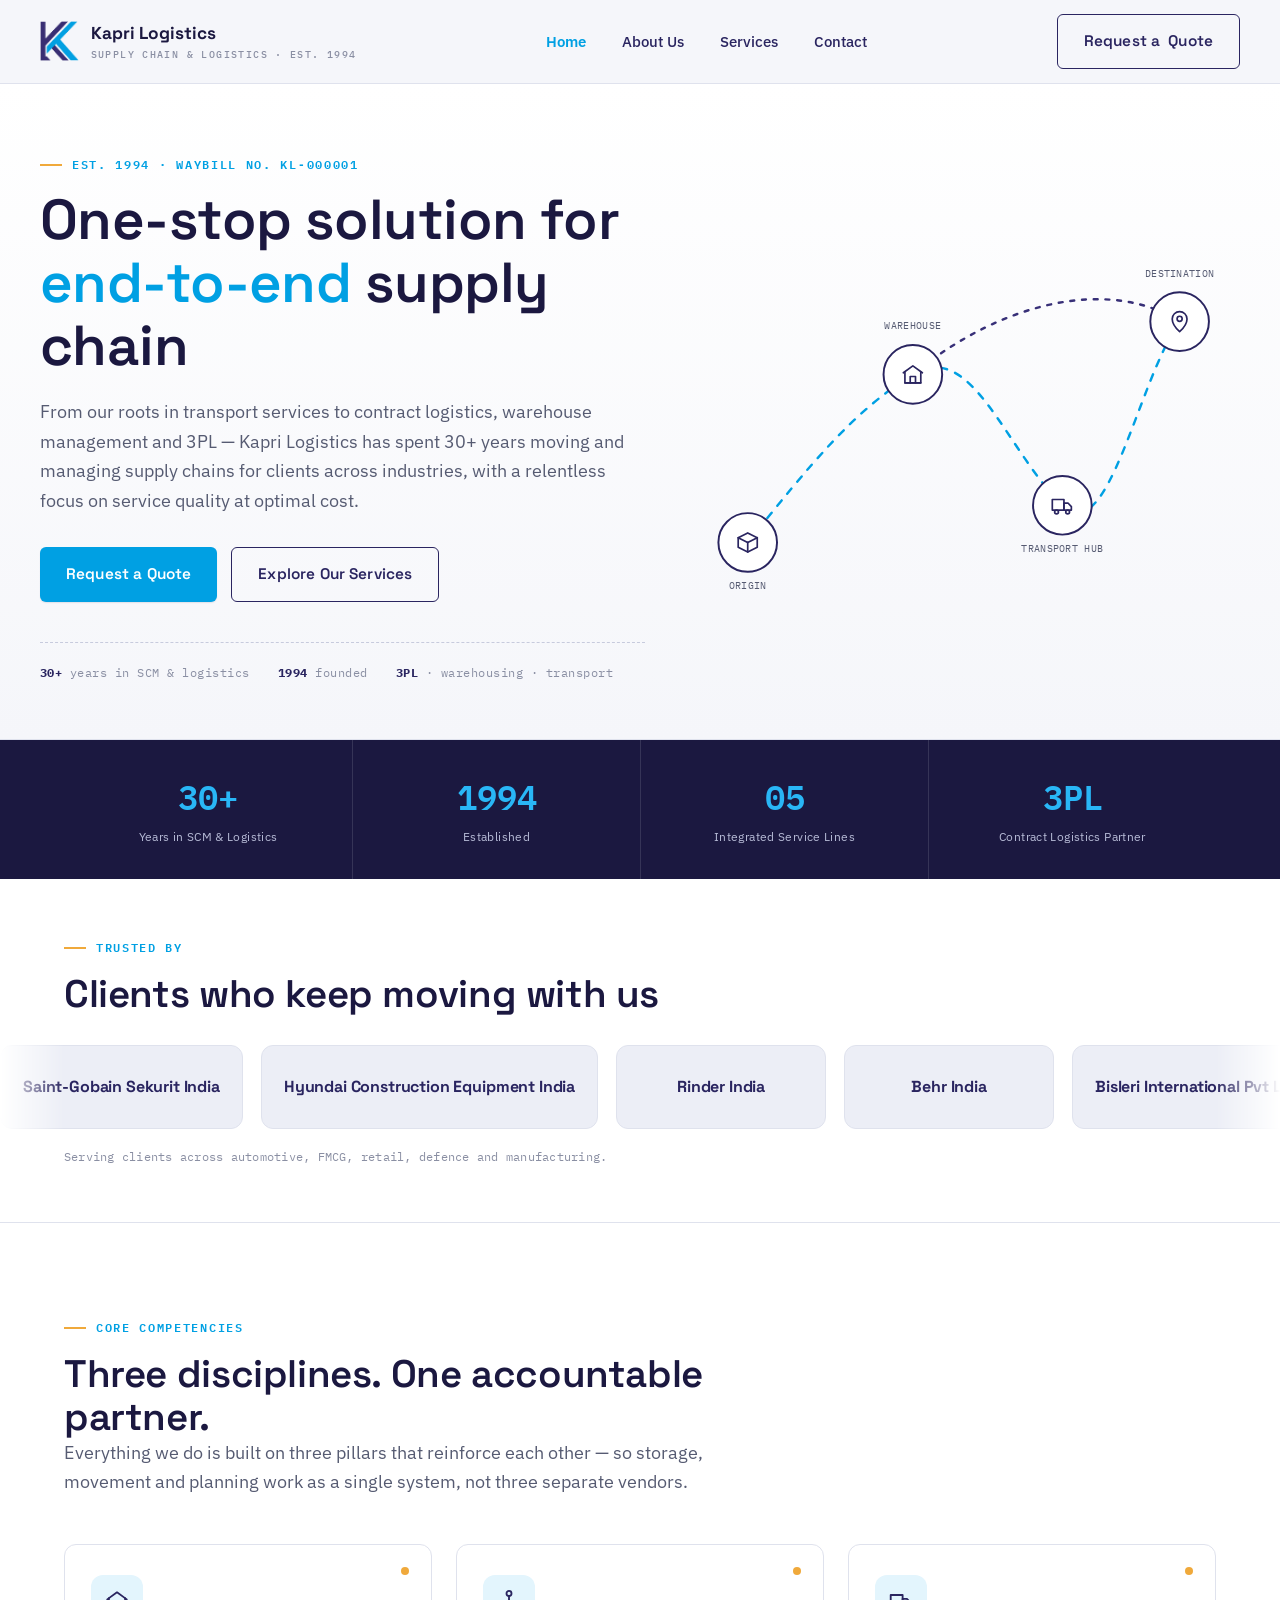
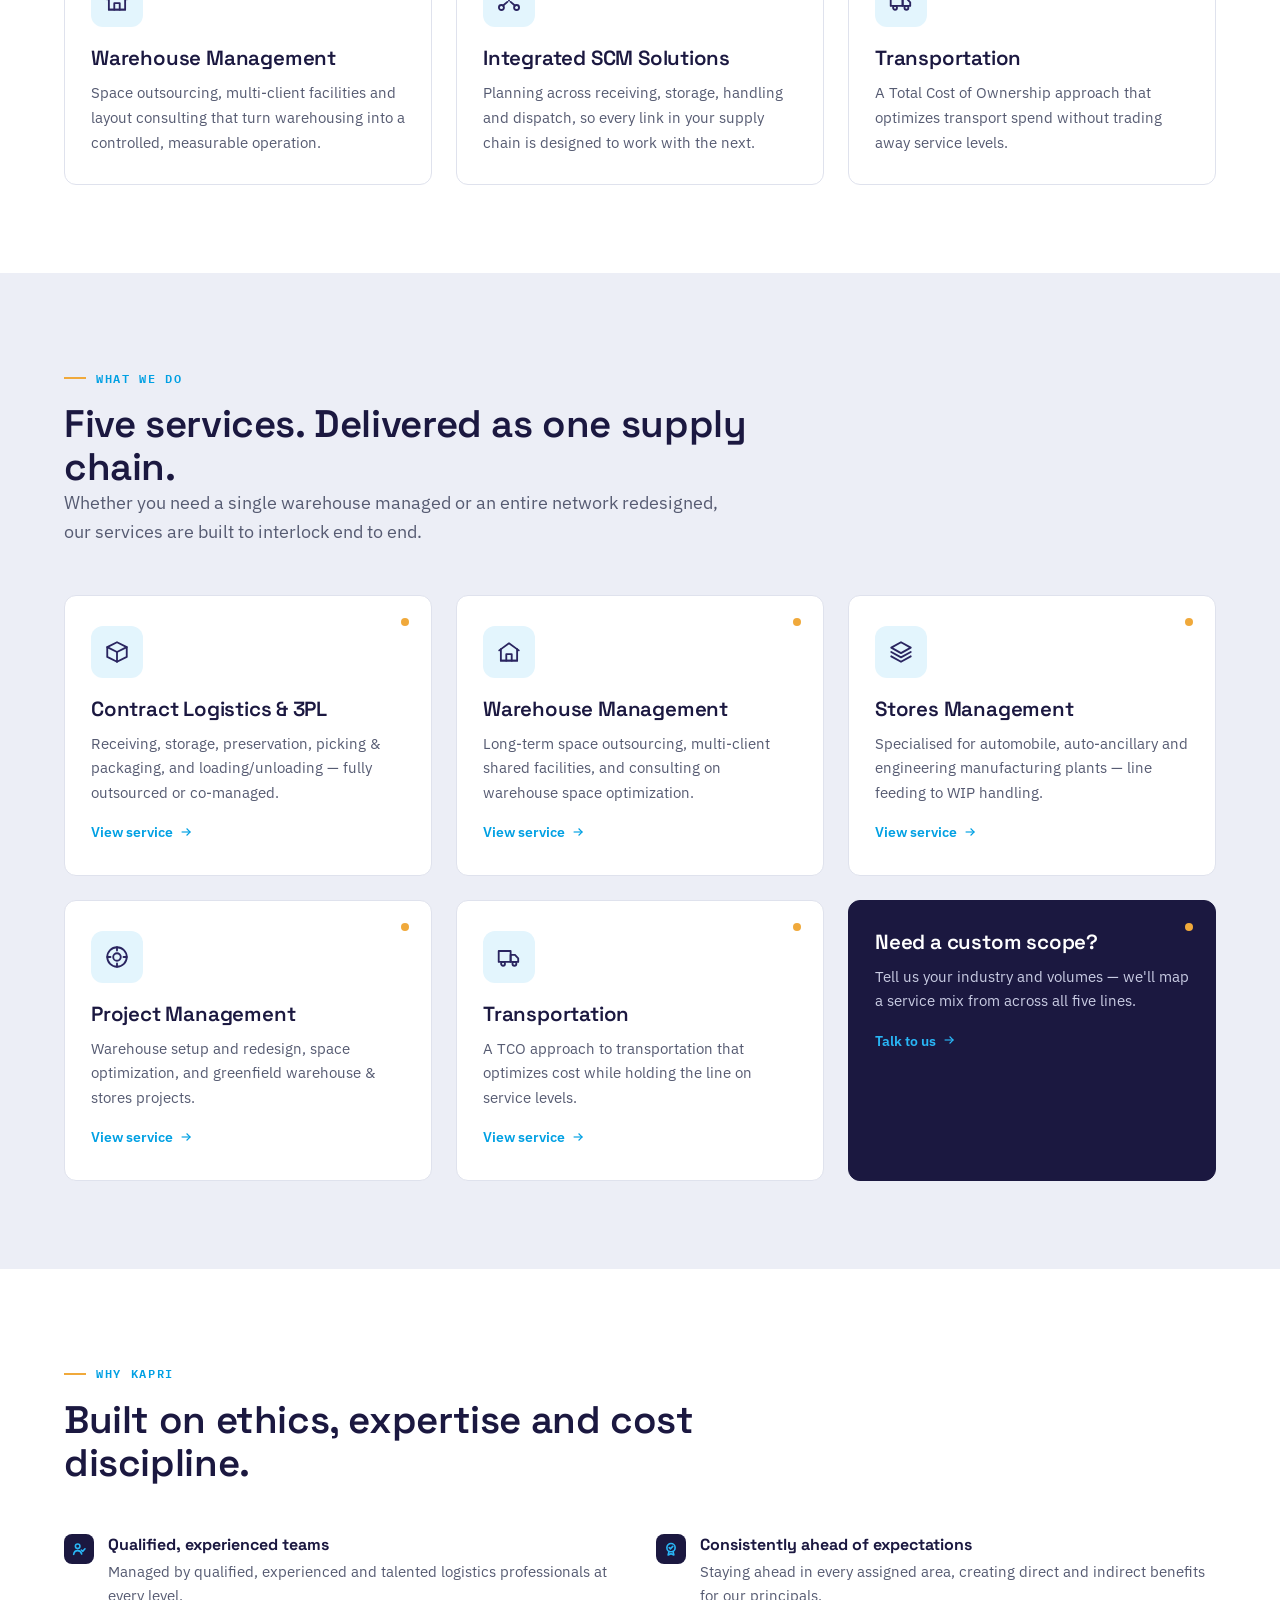
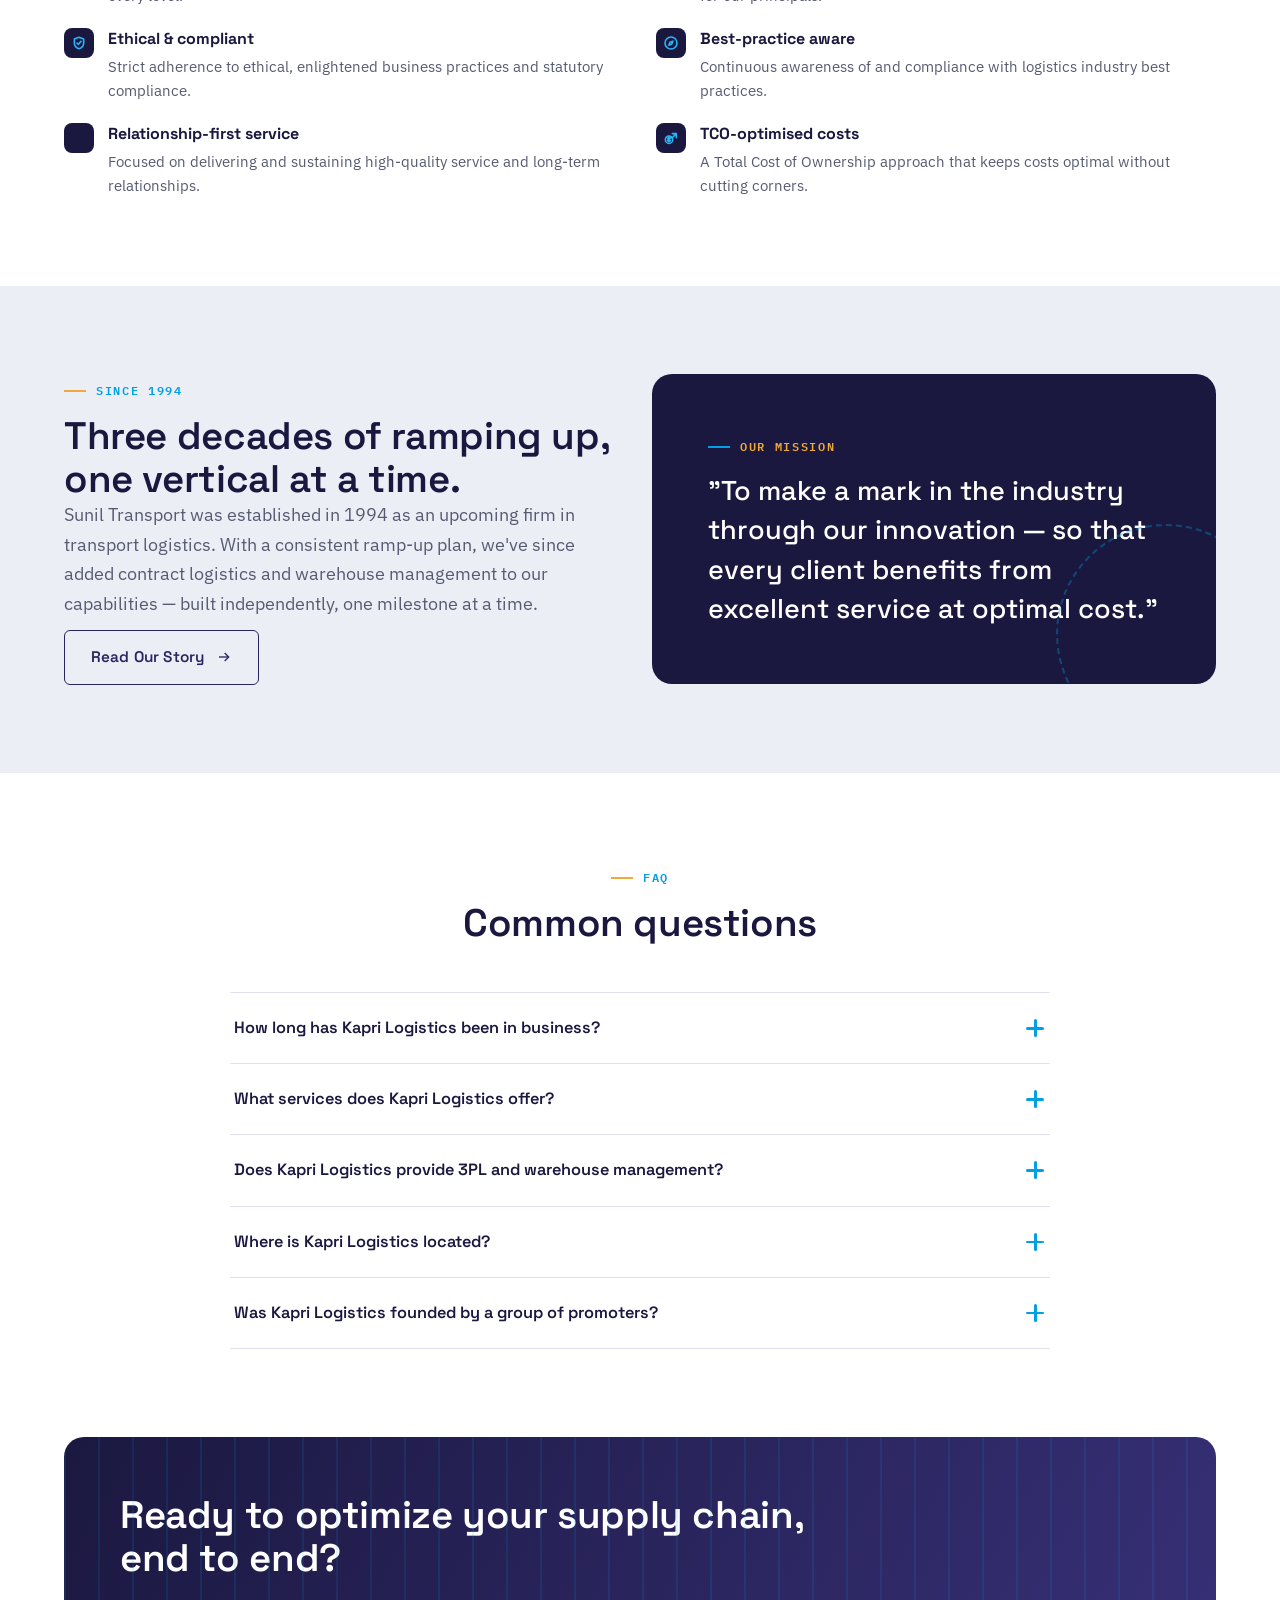
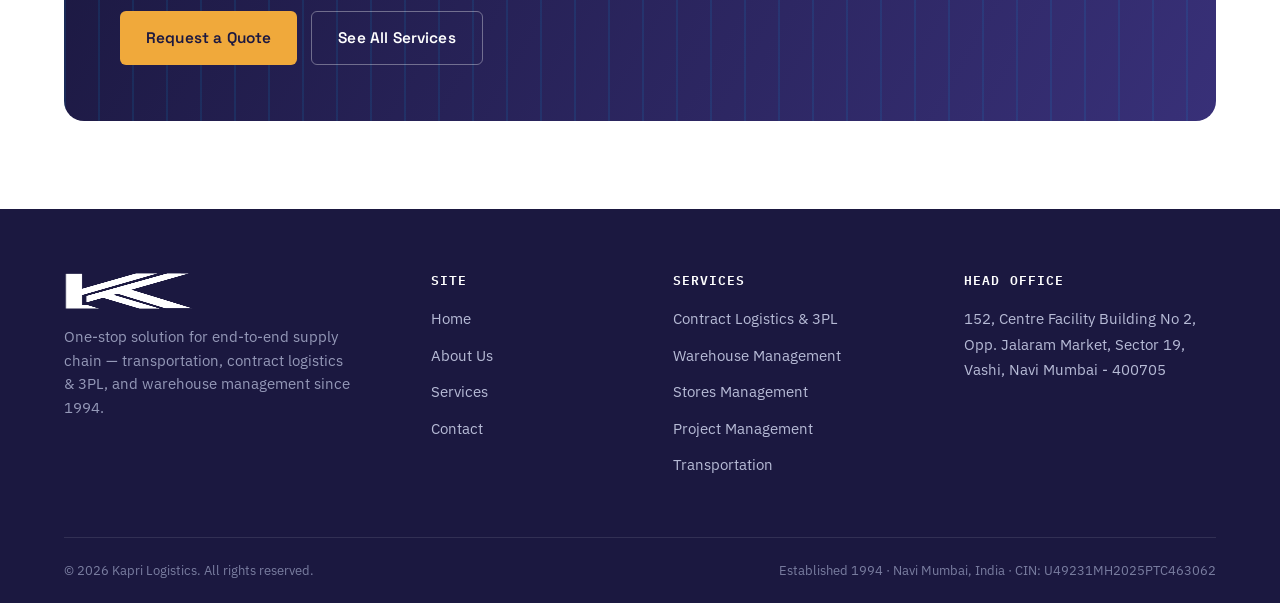
<file: index.html>
<!DOCTYPE html>
<html lang="en-IN">
<head>
<meta charset="UTF-8">
<meta name="viewport" content="width=device-width, initial-scale=1.0">
<title>Kapri Logistics | End-to-End Supply Chain, Logistics &amp; 3PL Since 1994</title>
<meta name="description" content="Kapri Logistics is a one-stop solution for end-to-end supply chain management — transportation, contract logistics &amp; 3PL, and warehouse management — backed by 30+ years of SCM experience since 1994.">
<link rel="canonical" href="https://www.kaprilogistics.in/index.html">
<meta name="robots" content="index, follow">
<meta name="author" content="Kapri Logistics">
<meta name="keywords" content="Kapri Logistics, logistics company Navi Mumbai, contract logistics, 3PL services India, warehouse management, supply chain management, transportation TCO, stores management, Vashi logistics company">

<!-- Open Graph -->
<meta property="og:type" content="website">
<meta property="og:site_name" content="Kapri Logistics">
<meta property="og:title" content="Kapri Logistics | End-to-End Supply Chain, Logistics &amp; 3PL Since 1994">
<meta property="og:description" content="One-stop solution for end-to-end supply chain — transportation, contract logistics &amp; 3PL, and warehouse management. 30+ years of SCM experience since 1994.">
<meta property="og:url" content="https://www.kaprilogistics.in/index.html">
<meta property="og:image" content="https://www.kaprilogistics.in/images/og-image.png">
<meta property="og:locale" content="en_IN">
<meta name="twitter:card" content="summary_large_image">
<meta name="twitter:title" content="Kapri Logistics | End-to-End Supply Chain Since 1994">
<meta name="twitter:description" content="One-stop solution for end-to-end supply chain — transportation, contract logistics &amp; 3PL, and warehouse management.">
<meta name="twitter:image" content="https://www.kaprilogistics.in/images/og-image.png">

<link rel="icon" type="image/png" href="images/favicon-32.png" sizes="32x32">
<link rel="icon" type="image/png" href="images/favicon-16.png" sizes="16x16">
<link rel="apple-touch-icon" href="images/favicon-180.png">
<link rel="manifest" href="site.webmanifest">
<meta name="theme-color" content="#1B1840">

<link rel="preconnect" href="https://fonts.googleapis.com">
<link rel="preconnect" href="https://fonts.gstatic.com" crossorigin>
<link href="https://fonts.googleapis.com/css2?family=Space+Grotesk:wght@500;600;700&family=IBM+Plex+Sans:wght@400;500;600&family=IBM+Plex+Mono:wght@500;600;700&display=swap" rel="stylesheet">
<link rel="stylesheet" href="css/style.css">

<script type="application/ld+json">
{
  "@context": "https://schema.org",
  "@type": "LocalBusiness",
  "@id": "https://www.kaprilogistics.in/#organization",
  "name": "Kapri Logistics",
  "alternateName": "Kapri Logistics",
  "description": "One-stop solution for end-to-end supply chain management, offering transportation, contract logistics & 3PL, and warehouse management services since 1994.",
  "url": "https://www.kaprilogistics.in/",
  "logo": "https://www.kaprilogistics.in/images/logo-transparent.png",
  "image": "https://www.kaprilogistics.in/images/og-image.png",
  "foundingDate": "1994",
  "slogan": "One-stop solution for end-to-end supply chain",
  "address": {
    "@type": "PostalAddress",
    "streetAddress": "152, Centre Facility Building No 2, Opp. Jalaram Market, Sector 19",
    "addressLocality": "Vashi, Navi Mumbai",
    "addressRegion": "Maharashtra",
    "postalCode": "400705",
    "addressCountry": "IN"
  },
  "areaServed": "IN",
  "knowsAbout": ["Supply Chain Management", "Contract Logistics", "3PL", "Warehouse Management", "Stores Management", "Transportation", "Project Management"],
  "makesOffer": [
    { "@type": "Offer", "itemOffered": { "@type": "Service", "name": "Contract Logistics & 3PL Services" } },
    { "@type": "Offer", "itemOffered": { "@type": "Service", "name": "Warehouse Management" } },
    { "@type": "Offer", "itemOffered": { "@type": "Service", "name": "Stores Management" } },
    { "@type": "Offer", "itemOffered": { "@type": "Service", "name": "Project Management" } },
    { "@type": "Offer", "itemOffered": { "@type": "Service", "name": "Transportation" } }
  ]
}
</script>
<script type="application/ld+json">
{
  "@context": "https://schema.org",
  "@type": "FAQPage",
  "mainEntity": [
    {
      "@type": "Question",
      "name": "How long has Kapri Logistics been in business?",
      "acceptedAnswer": { "@type": "Answer", "text": "Kapri Logistics was established in 1994 as a transport logistics firm and has since grown into a one-stop, end-to-end supply chain partner — bringing more than 30 years of hands-on SCM and logistics experience." }
    },
    {
      "@type": "Question",
      "name": "What services does Kapri Logistics offer?",
      "acceptedAnswer": { "@type": "Answer", "text": "Kapri Logistics offers Contract Logistics & 3PL services, Warehouse Management, Stores Management, Project Management, and Transportation, delivered as an integrated, end-to-end supply chain solution." }
    },
    {
      "@type": "Question",
      "name": "Does Kapri Logistics provide 3PL and warehouse management?",
      "acceptedAnswer": { "@type": "Answer", "text": "Yes. Kapri Logistics provides contract logistics and 3PL services covering receiving, storage, preservation, picking and packaging, and loading/unloading, along with warehouse management including long-term space outsourcing, multi-client facilities, and space-optimization consulting." }
    },
    {
      "@type": "Question",
      "name": "Where is Kapri Logistics located?",
      "acceptedAnswer": { "@type": "Answer", "text": "Kapri Logistics is headquartered at 152, Centre Facility Building No 2, Opp. Jalaram Market, Sector 19, Vashi, Navi Mumbai - 400705, India." }
    },
    {
      "@type": "Question",
      "name": "Was Kapri Logistics founded by a group of promoters?",
      "acceptedAnswer": { "@type": "Answer", "text": "No. Kapri Logistics was independently founded and built up by its founder starting in 1994, later expanding from transportation into contract logistics, warehouse management and 3PL." }
    }
  ]
}
</script>
</head>
<body>
<a class="skip-link" href="#main">Skip to main content</a>

<!-- Icon sprite (inlined for zero-dependency static hosting) -->
<svg xmlns="http://www.w3.org/2000/svg" style="display:none" aria-hidden="true">
  <defs>
    <symbol id="ic-warehouse" viewBox="0 0 24 24"><path d="M3 10.5 12 4l9 6.5" /><path d="M4.5 9.5V20h15V9.5" /><path d="M9.5 20v-6h5v6" /><path d="M4.5 20h15" /></symbol>
    <symbol id="ic-network" viewBox="0 0 24 24"><circle cx="12" cy="5" r="2.3"/><circle cx="5" cy="18" r="2.3"/><circle cx="19" cy="18" r="2.3"/><path d="M12 7.3v4.2M10.5 12.8 6.6 16.2M13.5 12.8l3.9 3.4"/></symbol>
    <symbol id="ic-truck" viewBox="0 0 24 24"><path d="M2.5 6.5h11v10h-11z"/><path d="M13.5 10h4l3 3.2v3.3h-7z"/><circle cx="6.5" cy="18.3" r="1.8"/><circle cx="17" cy="18.3" r="1.8"/></symbol>
    <symbol id="ic-box" viewBox="0 0 24 24"><path d="M12 3 21 7.5v9L12 21 3 16.5v-9z"/><path d="M3 7.5 12 12l9-4.5"/><path d="M12 12v9"/></symbol>
    <symbol id="ic-blueprint" viewBox="0 0 24 24"><circle cx="12" cy="12" r="9"/><path d="M12 3v3M12 18v3M3 12h3M18 12h3"/><path d="M8.5 12a3.5 3.5 0 1 1 7 0 3.5 3.5 0 0 1-7 0Z"/></symbol>
    <symbol id="ic-layers" viewBox="0 0 24 24"><path d="M12 3 21 8l-9 5-9-5z"/><path d="m3 12 9 5 9-5"/><path d="m3 16 9 5 9-5"/></symbol>
    <symbol id="ic-user-check" viewBox="0 0 24 24"><circle cx="10" cy="8" r="3.4"/><path d="M4 20c.6-3.6 3-5.6 6-5.6s5.2 1.8 6 5"/><path d="m15.5 13.5 2 2 3.5-3.8"/></symbol>
    <symbol id="ic-shield-check" viewBox="0 0 24 24"><path d="M12 3.5 19 6v6c0 4.6-3 7.4-7 8.5-4-1.1-7-3.9-7-8.5V6z"/><path d="m9 12 2 2 4-4.4"/></symbol>
    <symbol id="ic-badge-check" viewBox="0 0 24 24"><circle cx="12" cy="10" r="6.2"/><path d="m9.3 10 1.8 1.8L14.7 8"/><path d="m9 15.6-1.3 5.4L12 19l4.3 2-1.3-5.4"/></symbol>
    <symbol id="ic-compass" viewBox="0 0 24 24"><circle cx="12" cy="12" r="9"/><path d="m14.8 9.2-1.6 4.4-4.4 1.6 1.6-4.4z"/></symbol>
    <symbol id="ic-coin-trend" viewBox="0 0 24 24"><circle cx="9" cy="14.5" r="5.5"/><path d="M9 11.7v5.6M7 16.1c.4.6 1.1 1 2 1s1.9-.5 1.9-1.4c0-2-3.8-1.1-3.8-3 0-.9.9-1.4 1.9-1.4.8 0 1.5.3 1.9.9"/><path d="M14 5.5h6v6M20 5.5l-6.5 6.5-2.2-2.2-3.8 3.8"/></symbol>
    <symbol id="ic-check-circle" viewBox="0 0 24 24"><circle cx="12" cy="12" r="9"/><path d="m8.3 12.3 2.4 2.4 5-5.4"/></symbol>
    <symbol id="ic-check" viewBox="0 0 24 24"><path d="m5 12.5 4.8 4.8L19.5 7"/></symbol>
    <symbol id="ic-arrow-right" viewBox="0 0 24 24"><path d="M4.5 12h15"/><path d="m13 6 6 6-6 6"/></symbol>
    <symbol id="ic-map-pin" viewBox="0 0 24 24"><path d="M12 21.5s7-6.4 7-12A7 7 0 0 0 5 9.5c0 5.6 7 12 7 12Z"/><circle cx="12" cy="9.3" r="2.4"/></symbol>
    <symbol id="ic-mail" viewBox="0 0 24 24"><path d="M3.5 5.5h17v13h-17z"/><path d="m3.5 6 8.5 7 8.5-7"/></symbol>
    <symbol id="ic-phone" viewBox="0 0 24 24"><path d="M6 3.5 9 4l1 4-2 1.5a12 12 0 0 0 6.5 6.5L16 14l4 1 .5 3c0 1.1-.9 2-2 2-8.3 0-15-6.7-15-15 0-1.1.9-2 2-2Z"/></symbol>
  </defs>
</svg>

<header class="site-header">
  <nav class="nav container" aria-label="Primary">
    <a href="index.html" class="brand">
      <img src="images/logo-transparent.png" alt="Kapri Logistics logo" width="40" height="42">
      <span>Kapri Logistics<span class="brand-text-sub">Supply Chain &amp; Logistics · Est. 1994</span></span>
    </a>
    <button class="nav-toggle" aria-label="Toggle navigation menu" aria-expanded="false">
      <svg width="22" height="22" viewBox="0 0 24 24" fill="none" stroke="currentColor" stroke-width="2" stroke-linecap="round"><path d="M3 6h18M3 12h18M3 18h18"/></svg>
    </button>
    <div class="nav-links">
      <a href="index.html" aria-current="page">Home</a>
      <a href="about.html">About Us</a>
      <a href="services.html">Services</a>
      <a href="contact.html">Contact</a>
    </div>
    <div class="nav-cta">
      <a href="contact.html" class="btn btn-outline-navy"><span class="long">Request a</span> Quote</a>
    </div>
  </nav>
</header>

<main id="main">

  <!-- HERO -->
  <section class="hero">
    <div class="container hero-grid">
      <div>
        <p class="eyebrow">Est. 1994 · Waybill No. KL&#8209;000001</p>
        <h1>One-stop solution for <em>end&#8209;to&#8209;end</em> supply chain</h1>
        <p class="lede">From our roots in transport services to contract logistics, warehouse management and 3PL — Kapri Logistics has spent 30+ years moving and managing supply chains for clients across industries, with a relentless focus on service quality at optimal cost.</p>
        <div class="hero-cta-row">
          <a href="contact.html" class="btn btn-primary">Request a Quote</a>
          <a href="services.html" class="btn btn-outline-navy">Explore Our Services</a>
        </div>
        <div class="hero-tagline-strip">
          <span><strong>30+</strong> years in SCM &amp; logistics</span>
          <span><strong>1994</strong> founded</span>
          <span><strong>3PL</strong> · warehousing · transport</span>
        </div>
      </div>
      <div>
        <svg class="route-map" viewBox="0 0 560 400" role="img" aria-labelledby="routeTitle routeDesc">
          <title id="routeTitle">Kapri Logistics end-to-end supply chain route</title>
          <desc id="routeDesc">Illustrated route connecting origin, warehouse, transport hub and destination, representing an end-to-end supply chain network.</desc>
          <path class="path path-b" d="M225,158 C320,80 430,60 498,104" />
          <path class="path" d="M56,330 C120,250 165,195 225,158 C285,121 320,235 378,292 C425,338 455,165 498,104" />
          <circle class="traveler traveler-motion" r="6"></circle>

          <g>
            <circle class="node-ring" cx="56" cy="330" r="30"></circle>
            <use href="#ic-box" x="43" y="317" width="26" height="26" class="node-icon"></use>
            <text class="label" x="56" y="378" text-anchor="middle">ORIGIN</text>
          </g>
          <g>
            <circle class="node-ring" cx="225" cy="158" r="30"></circle>
            <use href="#ic-warehouse" x="212" y="145" width="26" height="26" class="node-icon"></use>
            <text class="label" x="225" y="112" text-anchor="middle">WAREHOUSE</text>
          </g>
          <g>
            <circle class="node-ring" cx="378" cy="292" r="30"></circle>
            <use href="#ic-truck" x="365" y="279" width="26" height="26" class="node-icon"></use>
            <text class="label" x="378" y="340" text-anchor="middle">TRANSPORT HUB</text>
          </g>
          <g>
            <circle class="node-ring" cx="498" cy="104" r="30"></circle>
            <use href="#ic-map-pin" x="485" y="91" width="26" height="26" class="node-icon"></use>
            <text class="label" x="498" y="58" text-anchor="middle">DESTINATION</text>
          </g>
        </svg>
      </div>
    </div>
  </section>

  <!-- STAT STRIP -->
  <section class="stat-strip" aria-label="Kapri Logistics at a glance">
    <div class="container">
      <div class="stat-item"><span class="stat-num">30+</span><span class="stat-label">Years in SCM &amp; Logistics</span></div>
      <div class="stat-item"><span class="stat-num">1994</span><span class="stat-label">Established</span></div>
      <div class="stat-item"><span class="stat-num">05</span><span class="stat-label">Integrated Service Lines</span></div>
      <div class="stat-item"><span class="stat-num">3PL</span><span class="stat-label">Contract Logistics Partner</span></div>
    </div>
  </section>

  <!-- CLIENTS MARQUEE -->
  <section class="clients-strip" aria-labelledby="clients-heading">
    <div class="container">
      <div class="section-head" style="margin-bottom:30px;">
        <p class="eyebrow">Trusted By</p>
        <h2 id="clients-heading">Clients who keep moving with us</h2>
      </div>
    </div>
    <div class="marquee" role="group" aria-label="Kapri Logistics client list">
      <div class="marquee-track">
        <div class="client-chip"><span class="wordmark">Saint-Gobain Sekurit India</span></div>
        <div class="client-chip"><span class="wordmark">Hyundai Construction Equipment India</span></div>
        <div class="client-chip"><span class="wordmark">Rinder India</span></div>
        <div class="client-chip"><span class="wordmark">Behr India</span></div>
        <div class="client-chip"><span class="wordmark">Bisleri International Pvt Ltd</span></div>
        <div class="client-chip"><span class="wordmark">Reliance Consumer Products Limited</span></div>
        <div class="client-chip"><span class="wordmark">Pidilite Industries Limited</span></div>
        <div class="client-chip"><span class="wordmark">Avenue Supermarts Limited</span></div>
        <div class="client-chip"><span class="wordmark">Avenue E-Commerce Ltd</span></div>
        <div class="client-chip"><span class="wordmark">Hindustan Coca-Cola Beverages Pvt Ltd</span></div>
        <div class="client-chip"><span class="wordmark">United Breweries Limited</span></div>
        <div class="client-chip"><span class="wordmark">Radha Krishna Foodland Pvt Ltd</span></div>
        <div class="client-chip"><span class="wordmark">Whirlpool of India Ltd</span></div>
        <div class="client-chip"><span class="wordmark">Indian Air Force</span></div>
        <!-- duplicate set for a seamless loop; hidden from assistive tech to avoid repetition -->
        <div class="client-chip" aria-hidden="true"><span class="wordmark">Saint-Gobain Sekurit India</span></div>
        <div class="client-chip" aria-hidden="true"><span class="wordmark">Hyundai Construction Equipment India</span></div>
        <div class="client-chip" aria-hidden="true"><span class="wordmark">Rinder India</span></div>
        <div class="client-chip" aria-hidden="true"><span class="wordmark">Behr India</span></div>
        <div class="client-chip" aria-hidden="true"><span class="wordmark">Bisleri International Pvt Ltd</span></div>
        <div class="client-chip" aria-hidden="true"><span class="wordmark">Reliance Consumer Products Limited</span></div>
        <div class="client-chip" aria-hidden="true"><span class="wordmark">Pidilite Industries Limited</span></div>
        <div class="client-chip" aria-hidden="true"><span class="wordmark">Avenue Supermarts Limited</span></div>
        <div class="client-chip" aria-hidden="true"><span class="wordmark">Avenue E-Commerce Ltd</span></div>
        <div class="client-chip" aria-hidden="true"><span class="wordmark">Hindustan Coca-Cola Beverages Pvt Ltd</span></div>
        <div class="client-chip" aria-hidden="true"><span class="wordmark">United Breweries Limited</span></div>
        <div class="client-chip" aria-hidden="true"><span class="wordmark">Radha Krishna Foodland Pvt Ltd</span></div>
        <div class="client-chip" aria-hidden="true"><span class="wordmark">Whirlpool of India Ltd</span></div>
        <div class="client-chip" aria-hidden="true"><span class="wordmark">Indian Air Force</span></div>
      </div>
    </div>
    <div class="container">
      <p class="clients-note">Serving clients across automotive, FMCG, retail, defence and manufacturing.</p>
    </div>
  </section>

  <!-- CORE COMPETENCIES -->
  <section class="section section--white">
    <div class="container">
      <div class="section-head">
        <p class="eyebrow">Core Competencies</p>
        <h2>Three disciplines. One accountable partner.</h2>
        <p class="lede">Everything we do is built on three pillars that reinforce each other — so storage, movement and planning work as a single system, not three separate vendors.</p>
      </div>
      <div class="grid-3">
        <article class="tag-card">
          <div class="tag-icon"><svg><use href="#ic-warehouse"></use></svg></div>
          <h3>Warehouse Management</h3>
          <p>Space outsourcing, multi-client facilities and layout consulting that turn warehousing into a controlled, measurable operation.</p>
        </article>
        <article class="tag-card">
          <div class="tag-icon"><svg><use href="#ic-network"></use></svg></div>
          <h3>Integrated SCM Solutions</h3>
          <p>Planning across receiving, storage, handling and dispatch, so every link in your supply chain is designed to work with the next.</p>
        </article>
        <article class="tag-card">
          <div class="tag-icon"><svg><use href="#ic-truck"></use></svg></div>
          <h3>Transportation</h3>
          <p>A Total Cost of Ownership approach that optimizes transport spend without trading away service levels.</p>
        </article>
      </div>
    </div>
  </section>

  <!-- SERVICES OVERVIEW -->
  <section class="section section--paper-dim">
    <div class="container">
      <div class="section-head">
        <p class="eyebrow">What We Do</p>
        <h2>Five services. Delivered as one supply chain.</h2>
        <p class="lede">Whether you need a single warehouse managed or an entire network redesigned, our services are built to interlock end to end.</p>
      </div>
      <div class="grid-3">
        <article class="tag-card">
          <div class="tag-icon"><svg><use href="#ic-box"></use></svg></div>
          <h3>Contract Logistics &amp; 3PL</h3>
          <p>Receiving, storage, preservation, picking &amp; packaging, and loading/unloading — fully outsourced or co-managed.</p>
          <a class="card-link" href="services.html#contract-logistics">View service <svg><use href="#ic-arrow-right"></use></svg></a>
        </article>
        <article class="tag-card">
          <div class="tag-icon"><svg><use href="#ic-warehouse"></use></svg></div>
          <h3>Warehouse Management</h3>
          <p>Long-term space outsourcing, multi-client shared facilities, and consulting on warehouse space optimization.</p>
          <a class="card-link" href="services.html#warehouse-management">View service <svg><use href="#ic-arrow-right"></use></svg></a>
        </article>
        <article class="tag-card">
          <div class="tag-icon"><svg><use href="#ic-layers"></use></svg></div>
          <h3>Stores Management</h3>
          <p>Specialised for automobile, auto-ancillary and engineering manufacturing plants — line feeding to WIP handling.</p>
          <a class="card-link" href="services.html#stores-management">View service <svg><use href="#ic-arrow-right"></use></svg></a>
        </article>
        <article class="tag-card">
          <div class="tag-icon"><svg><use href="#ic-blueprint"></use></svg></div>
          <h3>Project Management</h3>
          <p>Warehouse setup and redesign, space optimization, and greenfield warehouse &amp; stores projects.</p>
          <a class="card-link" href="services.html#project-management">View service <svg><use href="#ic-arrow-right"></use></svg></a>
        </article>
        <article class="tag-card">
          <div class="tag-icon"><svg><use href="#ic-truck"></use></svg></div>
          <h3>Transportation</h3>
          <p>A TCO approach to transportation that optimizes cost while holding the line on service levels.</p>
          <a class="card-link" href="services.html#transportation">View service <svg><use href="#ic-arrow-right"></use></svg></a>
        </article>
        <article class="tag-card" style="background: var(--navy-900); border-color: var(--navy-900);">
          <h3 style="color:#fff;">Need a custom scope?</h3>
          <p style="color:#C9CCE3;">Tell us your industry and volumes — we'll map a service mix from across all five lines.</p>
          <a class="card-link" href="contact.html" style="color: var(--cyan-400);">Talk to us <svg style="stroke: var(--cyan-400);"><use href="#ic-arrow-right"></use></svg></a>
        </article>
      </div>
    </div>
  </section>

  <!-- WHY US -->
  <section class="section section--white">
    <div class="container">
      <div class="section-head">
        <p class="eyebrow">Why Kapri</p>
        <h2>Built on ethics, expertise and cost discipline.</h2>
      </div>
      <div class="check-list">
        <div class="check-item">
          <div class="check-icon"><svg><use href="#ic-user-check"></use></svg></div>
          <div><strong>Qualified, experienced teams</strong><p>Managed by qualified, experienced and talented logistics professionals at every level.</p></div>
        </div>
        <div class="check-item">
          <div class="check-icon"><svg><use href="#ic-badge-check"></use></svg></div>
          <div><strong>Consistently ahead of expectations</strong><p>Staying ahead in every assigned area, creating direct and indirect benefits for our principals.</p></div>
        </div>
        <div class="check-item">
          <div class="check-icon"><svg><use href="#ic-shield-check"></use></svg></div>
          <div><strong>Ethical &amp; compliant</strong><p>Strict adherence to ethical, enlightened business practices and statutory compliance.</p></div>
        </div>
        <div class="check-item">
          <div class="check-icon"><svg><use href="#ic-compass"></use></svg></div>
          <div><strong>Best-practice aware</strong><p>Continuous awareness of and compliance with logistics industry best practices.</p></div>
        </div>
        <div class="check-item">
          <div class="check-icon"><svg><use href="#ic-handshake"></use></svg></div>
          <div><strong>Relationship-first service</strong><p>Focused on delivering and sustaining high-quality service and long-term relationships.</p></div>
        </div>
        <div class="check-item">
          <div class="check-icon"><svg><use href="#ic-coin-trend"></use></svg></div>
          <div><strong>TCO-optimised costs</strong><p>A Total Cost of Ownership approach that keeps costs optimal without cutting corners.</p></div>
        </div>
      </div>
    </div>
  </section>

  <!-- HISTORY TEASER -->
  <section class="section section--paper-dim">
    <div class="container">
      <div class="grid-2" style="align-items:center;">
        <div>
          <p class="eyebrow">Since 1994</p>
          <h2>Three decades of ramping up, one vertical at a time.</h2>
          <p class="lede">Sunil Transport was established in 1994 as an upcoming firm in transport logistics. With a consistent ramp-up plan, we've since added contract logistics and warehouse management to our capabilities — built independently, one milestone at a time.</p>
          <a href="about.html" class="btn btn-outline-navy" style="margin-top:12px;">Read Our Story <svg width="16" height="16" style="stroke:currentColor;fill:none;stroke-width:2;display:inline-block;vertical-align:-3px;margin-left:4px;"><use href="#ic-arrow-right"></use></svg></a>
        </div>
        <div class="mission-block">
          <p class="eyebrow">Our Mission</p>
          <p class="quote">"To make a mark in the industry through our innovation — so that every client benefits from excellent service at optimal cost."</p>
        </div>
      </div>
    </div>
  </section>

  <!-- FAQ -->
  <section class="section section--white">
    <div class="container">
      <div class="section-head section-head--center" style="margin-left:auto;margin-right:auto;">
        <p class="eyebrow" style="justify-content:center;">FAQ</p>
        <h2>Common questions</h2>
      </div>
      <div class="faq-list" style="max-width:820px;margin:0 auto;">
        <details class="faq-item">
          <summary class="faq-q">How long has Kapri Logistics been in business?<span class="plus"></span></summary>
          <p class="faq-a">Kapri Logistics was established in 1994 as a transport logistics firm and has since grown into a one-stop, end-to-end supply chain partner — bringing 30+ years of hands-on SCM and logistics experience.</p>
        </details>
        <details class="faq-item">
          <summary class="faq-q">What services does Kapri Logistics offer?<span class="plus"></span></summary>
          <p class="faq-a">Contract Logistics &amp; 3PL, Warehouse Management, Stores Management, Project Management and Transportation — delivered as one integrated, end-to-end supply chain solution. See our <a href="services.html">full services</a>.</p>
        </details>
        <details class="faq-item">
          <summary class="faq-q">Does Kapri Logistics provide 3PL and warehouse management?<span class="plus"></span></summary>
          <p class="faq-a">Yes — contract logistics and 3PL covering receiving, storage, preservation, picking &amp; packaging and loading/unloading, plus warehouse management with long-term space outsourcing, multi-client facilities, and space-optimization consulting.</p>
        </details>
        <details class="faq-item">
          <summary class="faq-q">Where is Kapri Logistics located?<span class="plus"></span></summary>
          <p class="faq-a">Our office is at 152, Centre Facility Building No 2, Opp. Jalaram Market, Sector 19, Vashi, Navi Mumbai - 400705, India. See the <a href="contact.html">map and directions</a>.</p>
        </details>
        <details class="faq-item">
          <summary class="faq-q">Was Kapri Logistics founded by a group of promoters?<span class="plus"></span></summary>
          <p class="faq-a">No. Kapri Logistics was independently founded and built by its founder starting in 1994, later expanding from transportation into contract logistics, warehouse management and 3PL.</p>
        </details>
      </div>
    </div>
  </section>

  <!-- CTA -->
  <section class="section section--white" style="padding-top:0;">
    <div class="container">
      <div class="cta-banner">
        <h2>Ready to optimize your supply chain, end to end?</h2>
        <div class="cta-banner-actions">
          <a href="contact.html" class="btn btn-amber">Request a Quote</a>
          <a href="services.html" class="btn btn-ghost">See All Services</a>
        </div>
      </div>
    </div>
  </section>

</main>

<footer class="site-footer">
  <div class="container">
    <div class="footer-grid">
      <div class="footer-brand">
        <img src="images/logo-white.png" alt="Kapri Logistics logo" width="130" height="123">
        <p>One-stop solution for end-to-end supply chain — transportation, contract logistics &amp; 3PL, and warehouse management since 1994.</p>
      </div>
      <div class="footer-col">
        <h4>Site</h4>
        <ul>
          <li><a href="index.html">Home</a></li>
          <li><a href="about.html">About Us</a></li>
          <li><a href="services.html">Services</a></li>
          <li><a href="contact.html">Contact</a></li>
        </ul>
      </div>
      <div class="footer-col">
        <h4>Services</h4>
        <ul>
          <li><a href="services.html#contract-logistics">Contract Logistics &amp; 3PL</a></li>
          <li><a href="services.html#warehouse-management">Warehouse Management</a></li>
          <li><a href="services.html#stores-management">Stores Management</a></li>
          <li><a href="services.html#project-management">Project Management</a></li>
          <li><a href="services.html#transportation">Transportation</a></li>
        </ul>
      </div>
      <div class="footer-col">
        <h4>Head Office</h4>
        <address class="footer-address">
          152, Centre Facility Building No 2,<br>
          Opp. Jalaram Market, Sector 19,<br>
          Vashi, Navi Mumbai - 400705
        </address>
      </div>
    </div>
    <div class="footer-bottom">
      <span>&copy; <span id="year">2026</span> Kapri Logistics. All rights reserved.</span>
      <span>Established 1994 · Navi Mumbai, India · CIN: U49231MH2025PTC463062</span>
    </div>
  </div>
</footer>

<script src="js/main.js"></script>
</body>
</html>
</file>
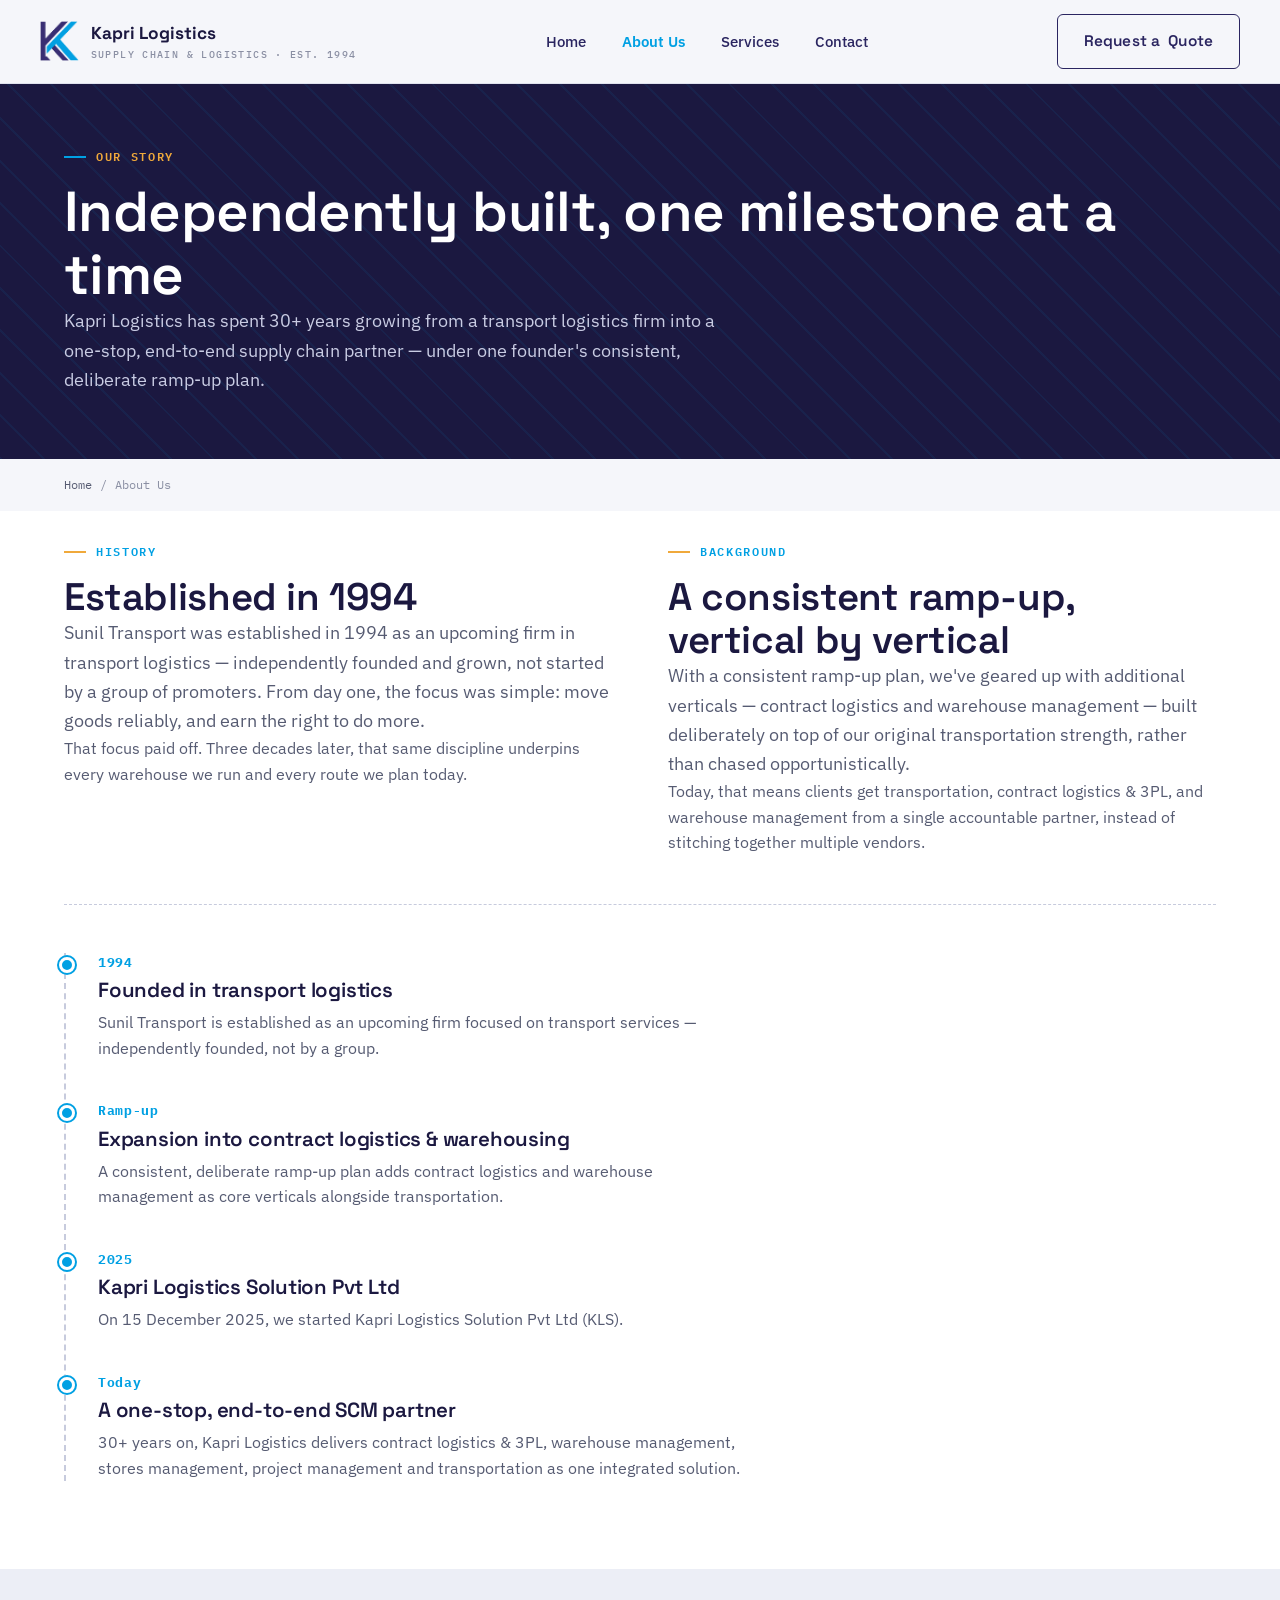
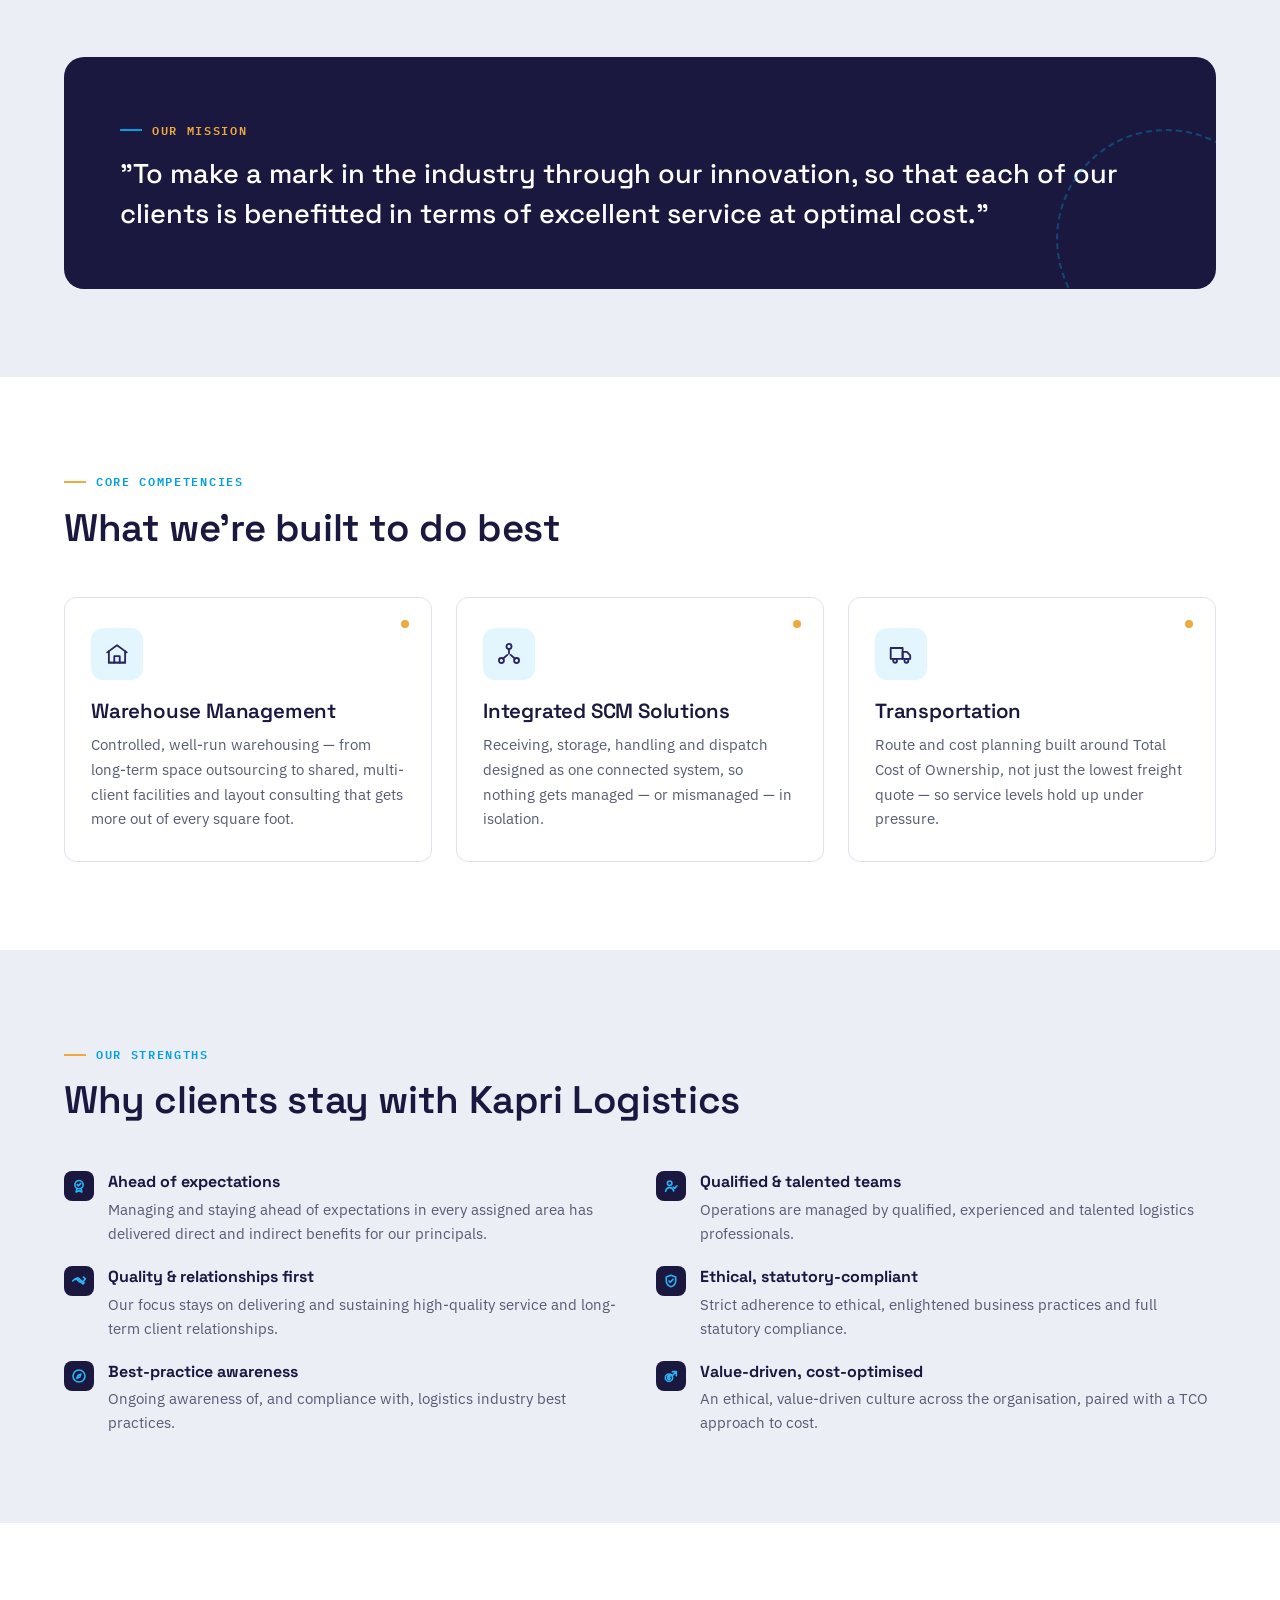
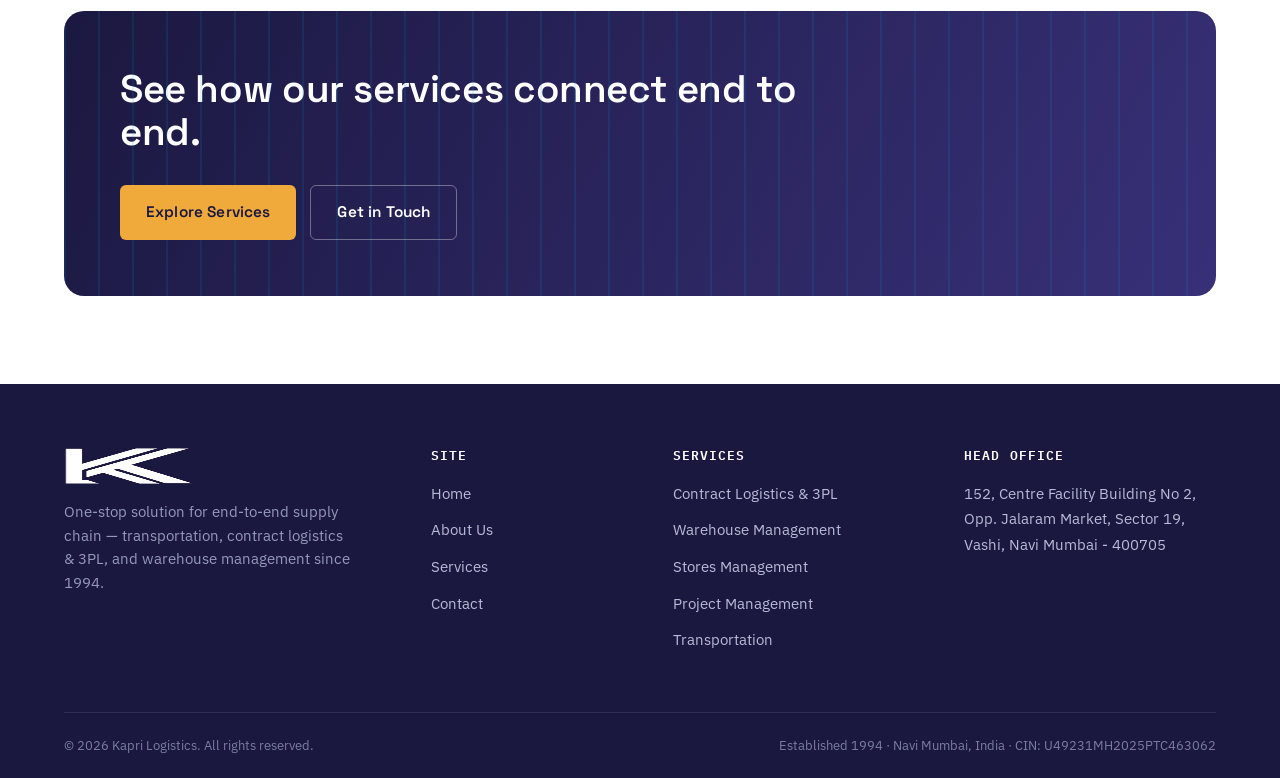
<file: about.html>
<!DOCTYPE html>
<html lang="en-IN">
<head>
<meta charset="UTF-8">
<meta name="viewport" content="width=device-width, initial-scale=1.0">
<title>About Kapri Logistics | 30+ Years in Supply Chain, Since 1994</title>
<meta name="description" content="Kapri Logistics was independently founded in 1994 as a transport logistics firm and has grown into a one-stop 3PL, warehouse management and SCM partner. Read our history, mission and core competencies.">
<link rel="canonical" href="https://www.kaprilogistics.in/about.html">
<meta name="robots" content="index, follow">
<meta name="author" content="Kapri Logistics">
<meta name="keywords" content="Kapri Logistics history, logistics company since 1994, warehouse management company, contract logistics 3PL India, supply chain company Navi Mumbai">

<meta property="og:type" content="website">
<meta property="og:site_name" content="Kapri Logistics">
<meta property="og:title" content="About Kapri Logistics | 30+ Years in Supply Chain, Since 1994">
<meta property="og:description" content="Independently founded in 1994. Today a one-stop 3PL, warehouse management and SCM partner with 30+ years of experience.">
<meta property="og:url" content="https://www.kaprilogistics.in/about.html">
<meta property="og:image" content="https://www.kaprilogistics.in/images/og-image.png">
<meta property="og:locale" content="en_IN">
<meta name="twitter:card" content="summary_large_image">
<meta name="twitter:title" content="About Kapri Logistics | Since 1994">
<meta name="twitter:description" content="Independently founded in 1994. Today a one-stop 3PL, warehouse management and SCM partner.">
<meta name="twitter:image" content="https://www.kaprilogistics.in/images/og-image.png">

<link rel="icon" type="image/png" href="images/favicon-32.png" sizes="32x32">
<link rel="icon" type="image/png" href="images/favicon-16.png" sizes="16x16">
<link rel="apple-touch-icon" href="images/favicon-180.png">
<link rel="manifest" href="site.webmanifest">
<meta name="theme-color" content="#1B1840">

<link rel="preconnect" href="https://fonts.googleapis.com">
<link rel="preconnect" href="https://fonts.gstatic.com" crossorigin>
<link href="https://fonts.googleapis.com/css2?family=Space+Grotesk:wght@500;600;700&family=IBM+Plex+Sans:wght@400;500;600&family=IBM+Plex+Mono:wght@500;600;700&display=swap" rel="stylesheet">
<link rel="stylesheet" href="css/style.css">

<script type="application/ld+json">
{
  "@context": "https://schema.org",
  "@type": "AboutPage",
  "@id": "https://www.kaprilogistics.in/about.html",
  "name": "About Kapri Logistics",
  "url": "https://www.kaprilogistics.in/about.html",
  "isPartOf": { "@id": "https://www.kaprilogistics.in/#organization" },
  "mainEntity": {
    "@type": "Organization",
    "name": "Kapri Logistics",
    "foundingDate": "1994",
    "description": "Independently founded in 1994 as a transport logistics firm; grew through a consistent ramp-up plan into contract logistics and warehouse management, now offering end-to-end SCM, 3PL and transportation services.",
    "slogan": "To make a mark in the industry through innovation, so every client benefits from excellent service at optimal cost."
  }
}
</script>
<script type="application/ld+json">
{
  "@context": "https://schema.org",
  "@type": "BreadcrumbList",
  "itemListElement": [
    { "@type": "ListItem", "position": 1, "name": "Home", "item": "https://www.kaprilogistics.in/index.html" },
    { "@type": "ListItem", "position": 2, "name": "About Us", "item": "https://www.kaprilogistics.in/about.html" }
  ]
}
</script>
</head>
<body>
<a class="skip-link" href="#main">Skip to main content</a>

<svg xmlns="http://www.w3.org/2000/svg" style="display:none" aria-hidden="true">
  <defs>
    <symbol id="ic-warehouse" viewBox="0 0 24 24"><path d="M3 10.5 12 4l9 6.5" /><path d="M4.5 9.5V20h15V9.5" /><path d="M9.5 20v-6h5v6" /><path d="M4.5 20h15" /></symbol>
    <symbol id="ic-network" viewBox="0 0 24 24"><circle cx="12" cy="5" r="2.3"/><circle cx="5" cy="18" r="2.3"/><circle cx="19" cy="18" r="2.3"/><path d="M12 7.3v4.2M10.5 12.8 6.6 16.2M13.5 12.8l3.9 3.4"/></symbol>
    <symbol id="ic-truck" viewBox="0 0 24 24"><path d="M2.5 6.5h11v10h-11z"/><path d="M13.5 10h4l3 3.2v3.3h-7z"/><circle cx="6.5" cy="18.3" r="1.8"/><circle cx="17" cy="18.3" r="1.8"/></symbol>
    <symbol id="ic-box" viewBox="0 0 24 24"><path d="M12 3 21 7.5v9L12 21 3 16.5v-9z"/><path d="M3 7.5 12 12l9-4.5"/><path d="M12 12v9"/></symbol>
    <symbol id="ic-user-check" viewBox="0 0 24 24"><circle cx="10" cy="8" r="3.4"/><path d="M4 20c.6-3.6 3-5.6 6-5.6s5.2 1.8 6 5"/><path d="m15.5 13.5 2 2 3.5-3.8"/></symbol>
    <symbol id="ic-shield-check" viewBox="0 0 24 24"><path d="M12 3.5 19 6v6c0 4.6-3 7.4-7 8.5-4-1.1-7-3.9-7-8.5V6z"/><path d="m9 12 2 2 4-4.4"/></symbol>
    <symbol id="ic-badge-check" viewBox="0 0 24 24"><circle cx="12" cy="10" r="6.2"/><path d="m9.3 10 1.8 1.8L14.7 8"/><path d="m9 15.6-1.3 5.4L12 19l4.3 2-1.3-5.4"/></symbol>
    <symbol id="ic-compass" viewBox="0 0 24 24"><circle cx="12" cy="12" r="9"/><path d="m14.8 9.2-1.6 4.4-4.4 1.6 1.6-4.4z"/></symbol>
    <symbol id="ic-coin-trend" viewBox="0 0 24 24"><circle cx="9" cy="14.5" r="5.5"/><path d="M9 11.7v5.6M7 16.1c.4.6 1.1 1 2 1s1.9-.5 1.9-1.4c0-2-3.8-1.1-3.8-3 0-.9.9-1.4 1.9-1.4.8 0 1.5.3 1.9.9"/><path d="M14 5.5h6v6M20 5.5l-6.5 6.5-2.2-2.2-3.8 3.8"/></symbol>
    <symbol id="ic-handshake" viewBox="0 0 24 24"><path d="m2.5 12 4-3.6 3.3 2 2-1.6 5.3 4.6"/><path d="m9.8 10.4 3 2.8a1.5 1.5 0 0 0 2.1-2.1l-3.4-3.1c-.9-.8-2.3-.8-3.2.1L6.5 9.8"/><path d="m14.7 13.2 1.4 1.3a1.4 1.4 0 0 0 2-2" /><path d="M17 15.8a1.4 1.4 0 0 0 2-2" /><path d="m18.5 6 3 2.8-4.2 4.6"/></symbol>
    <symbol id="ic-arrow-right" viewBox="0 0 24 24"><path d="M4.5 12h15"/><path d="m13 6 6 6-6 6"/></symbol>
    <symbol id="ic-map-pin" viewBox="0 0 24 24"><path d="M12 21.5s7-6.4 7-12A7 7 0 0 0 5 9.5c0 5.6 7 12 7 12Z"/><circle cx="12" cy="9.3" r="2.4"/></symbol>
  </defs>
</svg>

<header class="site-header">
  <nav class="nav container" aria-label="Primary">
    <a href="index.html" class="brand">
      <img src="images/logo-transparent.png" alt="Kapri Logistics logo" width="40" height="42">
      <span>Kapri Logistics<span class="brand-text-sub">Supply Chain &amp; Logistics · Est. 1994</span></span>
    </a>
    <button class="nav-toggle" aria-label="Toggle navigation menu" aria-expanded="false">
      <svg width="22" height="22" viewBox="0 0 24 24" fill="none" stroke="currentColor" stroke-width="2" stroke-linecap="round"><path d="M3 6h18M3 12h18M3 18h18"/></svg>
    </button>
    <div class="nav-links">
      <a href="index.html">Home</a>
      <a href="about.html" aria-current="page">About Us</a>
      <a href="services.html">Services</a>
      <a href="contact.html">Contact</a>
    </div>
    <div class="nav-cta">
      <a href="contact.html" class="btn btn-outline-navy"><span class="long">Request a</span> Quote</a>
    </div>
  </nav>
</header>

<main id="main">

  <div class="page-header">
    <div class="container">
      <p class="eyebrow">Our Story</p>
      <h1>Independently built, one milestone at a time</h1>
      <p class="lede" style="color:#C9CCE3;">Kapri Logistics has spent 30+ years growing from a transport logistics firm into a one-stop, end-to-end supply chain partner — under one founder's consistent, deliberate ramp-up plan.</p>
    </div>
  </div>

  <div class="container">
    <nav class="breadcrumb" aria-label="Breadcrumb">
      <a href="index.html">Home</a>
      <span aria-hidden="true">/</span>
      <span aria-current="page">About Us</span>
    </nav>
  </div>

  <!-- HISTORY + BACKGROUND -->
  <section class="section section--white" style="padding-top:24px;">
    <div class="container">
      <div class="grid-2" style="align-items:start; gap:56px;">
        <div>
          <p class="eyebrow">History</p>
          <h2>Established in 1994</h2>
          <p class="lede">Sunil Transport was established in 1994 as an upcoming firm in transport logistics — independently founded and grown, not started by a group of promoters. From day one, the focus was simple: move goods reliably, and earn the right to do more.</p>
          <p>That focus paid off. Three decades later, that same discipline underpins every warehouse we run and every route we plan today.</p>
        </div>
        <div>
          <p class="eyebrow">Background</p>
          <h2>A consistent ramp-up, vertical by vertical</h2>
          <p class="lede">With a consistent ramp-up plan, we've geared up with additional verticals — contract logistics and warehouse management — built deliberately on top of our original transportation strength, rather than chased opportunistically.</p>
          <p>Today, that means clients get transportation, contract logistics &amp; 3PL, and warehouse management from a single accountable partner, instead of stitching together multiple vendors.</p>
        </div>
      </div>

      <hr class="divider-dash">

      <div class="timeline" style="max-width:680px;">
        <div class="timeline-item">
          <span class="timeline-year">1994</span>
          <h3>Founded in transport logistics</h3>
          <p>Sunil Transport is established as an upcoming firm focused on transport services — independently founded, not by a group.</p>
        </div>
        <div class="timeline-item">
          <span class="timeline-year">Ramp-up</span>
          <h3>Expansion into contract logistics &amp; warehousing</h3>
          <p>A consistent, deliberate ramp-up plan adds contract logistics and warehouse management as core verticals alongside transportation.</p>
        </div>
        <div class="timeline-item">
          <span class="timeline-year">2025</span>
          <h3>Kapri Logistics Solution Pvt Ltd</h3>
          <p>On 15 December 2025, we started Kapri Logistics Solution Pvt Ltd (KLS).</p>
        </div>
        <div class="timeline-item">
          <span class="timeline-year">Today</span>
          <h3>A one-stop, end-to-end SCM partner</h3>
          <p>30+ years on, Kapri Logistics delivers contract logistics &amp; 3PL, warehouse management, stores management, project management and transportation as one integrated solution.</p>
        </div>
      </div>
    </div>
  </section>

  <!-- MISSION -->
  <section class="section section--paper-dim">
    <div class="container">
      <div class="mission-block">
        <p class="eyebrow">Our Mission</p>
        <p class="quote">"To make a mark in the industry through our innovation, so that each of our clients is benefitted in terms of excellent service at optimal cost."</p>
      </div>
    </div>
  </section>

  <!-- CORE COMPETENCIES DETAIL -->
  <section class="section section--white">
    <div class="container">
      <div class="section-head">
        <p class="eyebrow">Core Competencies</p>
        <h2>What we're built to do best</h2>
      </div>
      <div class="grid-3">
        <article class="tag-card">
          <div class="tag-icon"><svg><use href="#ic-warehouse"></use></svg></div>
          <h3>Warehouse Management</h3>
          <p>Controlled, well-run warehousing — from long-term space outsourcing to shared, multi-client facilities and layout consulting that gets more out of every square foot.</p>
        </article>
        <article class="tag-card">
          <div class="tag-icon"><svg><use href="#ic-network"></use></svg></div>
          <h3>Integrated SCM Solutions</h3>
          <p>Receiving, storage, handling and dispatch designed as one connected system, so nothing gets managed — or mismanaged — in isolation.</p>
        </article>
        <article class="tag-card">
          <div class="tag-icon"><svg><use href="#ic-truck"></use></svg></div>
          <h3>Transportation</h3>
          <p>Route and cost planning built around Total Cost of Ownership, not just the lowest freight quote — so service levels hold up under pressure.</p>
        </article>
      </div>
    </div>
  </section>

  <!-- WHY US FULL -->
  <section class="section section--paper-dim">
    <div class="container">
      <div class="section-head">
        <p class="eyebrow">Our Strengths</p>
        <h2>Why clients stay with Kapri Logistics</h2>
      </div>
      <div class="check-list">
        <div class="check-item">
          <div class="check-icon"><svg><use href="#ic-badge-check"></use></svg></div>
          <div><strong>Ahead of expectations</strong><p>Managing and staying ahead of expectations in every assigned area has delivered direct and indirect benefits for our principals.</p></div>
        </div>
        <div class="check-item">
          <div class="check-icon"><svg><use href="#ic-user-check"></use></svg></div>
          <div><strong>Qualified &amp; talented teams</strong><p>Operations are managed by qualified, experienced and talented logistics professionals.</p></div>
        </div>
        <div class="check-item">
          <div class="check-icon"><svg><use href="#ic-handshake"></use></svg></div>
          <div><strong>Quality &amp; relationships first</strong><p>Our focus stays on delivering and sustaining high-quality service and long-term client relationships.</p></div>
        </div>
        <div class="check-item">
          <div class="check-icon"><svg><use href="#ic-shield-check"></use></svg></div>
          <div><strong>Ethical, statutory-compliant</strong><p>Strict adherence to ethical, enlightened business practices and full statutory compliance.</p></div>
        </div>
        <div class="check-item">
          <div class="check-icon"><svg><use href="#ic-compass"></use></svg></div>
          <div><strong>Best-practice awareness</strong><p>Ongoing awareness of, and compliance with, logistics industry best practices.</p></div>
        </div>
        <div class="check-item">
          <div class="check-icon"><svg><use href="#ic-coin-trend"></use></svg></div>
          <div><strong>Value-driven, cost-optimised</strong><p>An ethical, value-driven culture across the organisation, paired with a TCO approach to cost.</p></div>
        </div>
      </div>
    </div>
  </section>

  <!-- CTA -->
  <section class="section section--white">
    <div class="container">
      <div class="cta-banner">
        <h2>See how our services connect end to end.</h2>
        <div class="cta-banner-actions">
          <a href="services.html" class="btn btn-amber">Explore Services</a>
          <a href="contact.html" class="btn btn-ghost">Get in Touch</a>
        </div>
      </div>
    </div>
  </section>

</main>

<footer class="site-footer">
  <div class="container">
    <div class="footer-grid">
      <div class="footer-brand">
        <img src="images/logo-white.png" alt="Kapri Logistics logo" width="130" height="123">
        <p>One-stop solution for end-to-end supply chain — transportation, contract logistics &amp; 3PL, and warehouse management since 1994.</p>
      </div>
      <div class="footer-col">
        <h4>Site</h4>
        <ul>
          <li><a href="index.html">Home</a></li>
          <li><a href="about.html">About Us</a></li>
          <li><a href="services.html">Services</a></li>
          <li><a href="contact.html">Contact</a></li>
        </ul>
      </div>
      <div class="footer-col">
        <h4>Services</h4>
        <ul>
          <li><a href="services.html#contract-logistics">Contract Logistics &amp; 3PL</a></li>
          <li><a href="services.html#warehouse-management">Warehouse Management</a></li>
          <li><a href="services.html#stores-management">Stores Management</a></li>
          <li><a href="services.html#project-management">Project Management</a></li>
          <li><a href="services.html#transportation">Transportation</a></li>
        </ul>
      </div>
      <div class="footer-col">
        <h4>Head Office</h4>
        <address class="footer-address">
          152, Centre Facility Building No 2,<br>
          Opp. Jalaram Market, Sector 19,<br>
          Vashi, Navi Mumbai - 400705
        </address>
      </div>
    </div>
    <div class="footer-bottom">
      <span>&copy; <span id="year">2026</span> Kapri Logistics. All rights reserved.</span>
      <span>Established 1994 · Navi Mumbai, India · CIN: U49231MH2025PTC463062</span>
    </div>
  </div>
</footer>

<script src="js/main.js"></script>
</body>
</html>
</file>
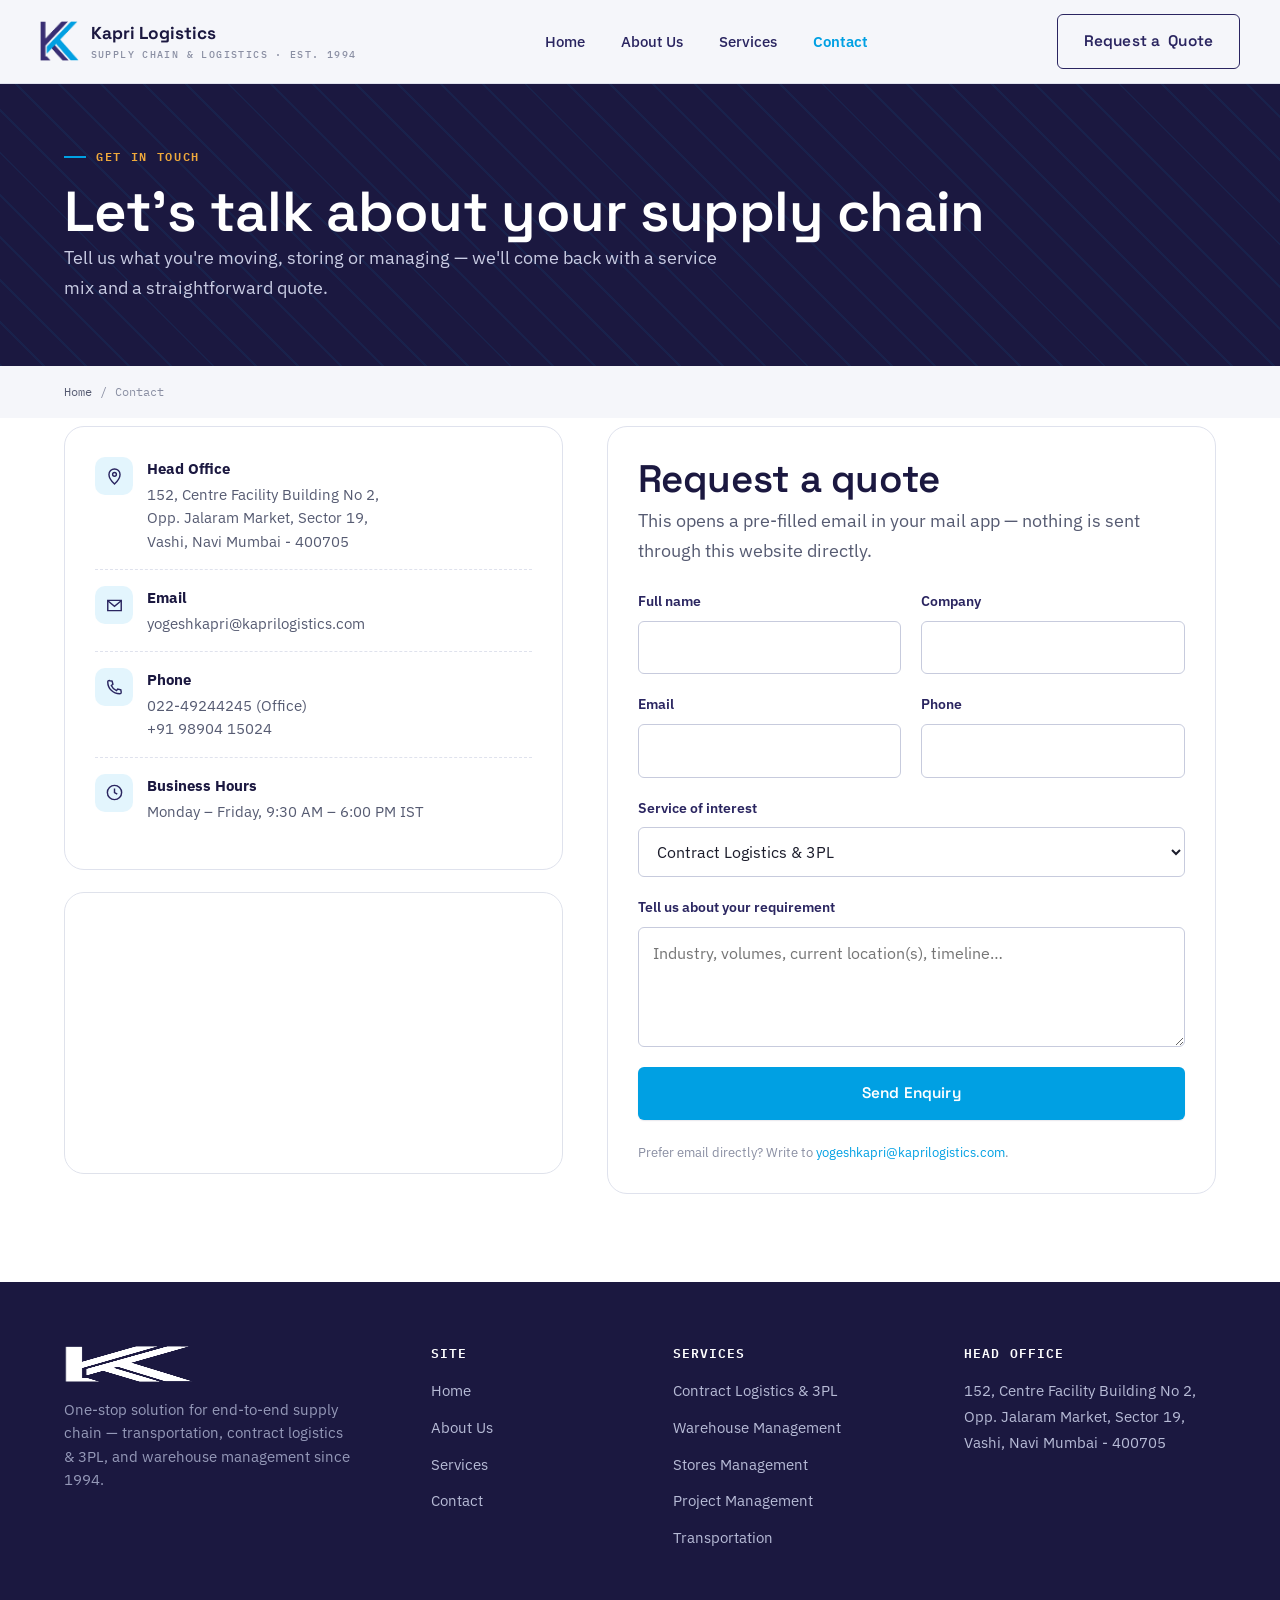
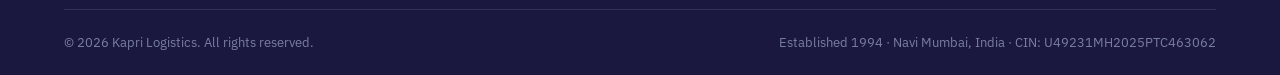
<file: contact.html>
<!DOCTYPE html>
<html lang="en-IN">
<head>
<meta charset="UTF-8">
<meta name="viewport" content="width=device-width, initial-scale=1.0">
<title>Contact Kapri Logistics | Vashi, Navi Mumbai</title>
<meta name="description" content="Get in touch with Kapri Logistics for contract logistics, 3PL, warehouse management and transportation enquiries. Head office: Sector 19, Vashi, Navi Mumbai - 400705.">
<link rel="canonical" href="https://www.kaprilogistics.in/contact.html">
<meta name="robots" content="index, follow">
<meta name="author" content="Kapri Logistics">
<meta name="keywords" content="Kapri Logistics contact, logistics company Vashi, Navi Mumbai logistics office, request logistics quote">

<meta property="og:type" content="website">
<meta property="og:site_name" content="Kapri Logistics">
<meta property="og:title" content="Contact Kapri Logistics | Vashi, Navi Mumbai">
<meta property="og:description" content="Get in touch for contract logistics, 3PL, warehouse management and transportation enquiries.">
<meta property="og:url" content="https://www.kaprilogistics.in/contact.html">
<meta property="og:image" content="https://www.kaprilogistics.in/images/og-image.png">
<meta property="og:locale" content="en_IN">
<meta name="twitter:card" content="summary_large_image">
<meta name="twitter:title" content="Contact Kapri Logistics">
<meta name="twitter:description" content="Head office in Sector 19, Vashi, Navi Mumbai.">
<meta name="twitter:image" content="https://www.kaprilogistics.in/images/og-image.png">

<link rel="icon" type="image/png" href="images/favicon-32.png" sizes="32x32">
<link rel="icon" type="image/png" href="images/favicon-16.png" sizes="16x16">
<link rel="apple-touch-icon" href="images/favicon-180.png">
<link rel="manifest" href="site.webmanifest">
<meta name="theme-color" content="#1B1840">

<link rel="preconnect" href="https://fonts.googleapis.com">
<link rel="preconnect" href="https://fonts.gstatic.com" crossorigin>
<link href="https://fonts.googleapis.com/css2?family=Space+Grotesk:wght@500;600;700&family=IBM+Plex+Sans:wght@400;500;600&family=IBM+Plex+Mono:wght@500;600;700&display=swap" rel="stylesheet">
<link rel="stylesheet" href="css/style.css">

<script type="application/ld+json">
{
  "@context": "https://schema.org",
  "@type": "ContactPage",
  "url": "https://www.kaprilogistics.in/contact.html",
  "isPartOf": { "@id": "https://www.kaprilogistics.in/#organization" },
  "about": { "@id": "https://www.kaprilogistics.in/#organization" }
}
</script>
<script type="application/ld+json">
{
  "@context": "https://schema.org",
  "@type": "BreadcrumbList",
  "itemListElement": [
    { "@type": "ListItem", "position": 1, "name": "Home", "item": "https://www.kaprilogistics.in/index.html" },
    { "@type": "ListItem", "position": 2, "name": "Contact", "item": "https://www.kaprilogistics.in/contact.html" }
  ]
}
</script>
</head>
<body>
<a class="skip-link" href="#main">Skip to main content</a>

<svg xmlns="http://www.w3.org/2000/svg" style="display:none" aria-hidden="true">
  <defs>
    <symbol id="ic-map-pin" viewBox="0 0 24 24"><path d="M12 21.5s7-6.4 7-12A7 7 0 0 0 5 9.5c0 5.6 7 12 7 12Z"/><circle cx="12" cy="9.3" r="2.4"/></symbol>
    <symbol id="ic-mail" viewBox="0 0 24 24"><path d="M3.5 5.5h17v13h-17z"/><path d="m3.5 6 8.5 7 8.5-7"/></symbol>
    <symbol id="ic-phone" viewBox="0 0 24 24"><path d="M6 3.5 9 4l1 4-2 1.5a12 12 0 0 0 6.5 6.5L16 14l4 1 .5 3c0 1.1-.9 2-2 2-8.3 0-15-6.7-15-15 0-1.1.9-2 2-2Z"/></symbol>
    <symbol id="ic-clock" viewBox="0 0 24 24"><circle cx="12" cy="12" r="9"/><path d="M12 7v5l3.5 2"/></symbol>
  </defs>
</svg>

<header class="site-header">
  <nav class="nav container" aria-label="Primary">
    <a href="index.html" class="brand">
      <img src="images/logo-transparent.png" alt="Kapri Logistics logo" width="40" height="42">
      <span>Kapri Logistics<span class="brand-text-sub">Supply Chain &amp; Logistics · Est. 1994</span></span>
    </a>
    <button class="nav-toggle" aria-label="Toggle navigation menu" aria-expanded="false">
      <svg width="22" height="22" viewBox="0 0 24 24" fill="none" stroke="currentColor" stroke-width="2" stroke-linecap="round"><path d="M3 6h18M3 12h18M3 18h18"/></svg>
    </button>
    <div class="nav-links">
      <a href="index.html">Home</a>
      <a href="about.html">About Us</a>
      <a href="services.html">Services</a>
      <a href="contact.html" aria-current="page">Contact</a>
    </div>
    <div class="nav-cta">
      <a href="contact.html" class="btn btn-outline-navy"><span class="long">Request a</span> Quote</a>
    </div>
  </nav>
</header>

<main id="main">

  <div class="page-header">
    <div class="container">
      <p class="eyebrow">Get In Touch</p>
      <h1>Let's talk about your supply chain</h1>
      <p class="lede" style="color:#C9CCE3;">Tell us what you're moving, storing or managing — we'll come back with a service mix and a straightforward quote.</p>
    </div>
  </div>

  <div class="container">
    <nav class="breadcrumb" aria-label="Breadcrumb">
      <a href="index.html">Home</a>
      <span aria-hidden="true">/</span>
      <span aria-current="page">Contact</span>
    </nav>
  </div>

  <section class="section section--white" style="padding-top:8px;">
    <div class="container">
      <div class="contact-grid">

        <!-- INFO -->
        <div>
          <div class="info-card">
            <div class="info-row">
              <div class="ic"><svg><use href="#ic-map-pin"></use></svg></div>
              <div>
                <strong>Head Office</strong>
                <p>152, Centre Facility Building No 2,<br>Opp. Jalaram Market, Sector 19,<br>Vashi, Navi Mumbai - 400705</p>
              </div>
            </div>
            <div class="info-row">
              <div class="ic"><svg><use href="#ic-mail"></use></svg></div>
              <div>
                <strong>Email</strong>
                <p><a href="mailto:yogeshkapri@kaprilogistics.com">yogeshkapri@kaprilogistics.com</a></p>
              </div>
            </div>
            <div class="info-row">
              <div class="ic"><svg><use href="#ic-phone"></use></svg></div>
              <div>
                <strong>Phone</strong>
                <p><a href="tel:02249244245">022-49244245</a> (Office)<br>
                <a href="tel:+919890415024">+91 98904 15024</a></p>
              </div>
            </div>
            <div class="info-row">
              <div class="ic"><svg><use href="#ic-clock"></use></svg></div>
              <div>
                <strong>Business Hours</strong>
                <p>Monday – Friday, 9:30 AM – 6:00 PM IST</p>
              </div>
            </div>
          </div>

          <div class="map-frame">
            <iframe
              src="https://maps.google.com/maps?q=152%20Centre%20Facility%20Building%20No%202%2C%20Sector%2019%2C%20Vashi%2C%20Navi%20Mumbai%20400705&t=&z=15&ie=UTF8&iwloc=&output=embed"
              title="Map showing Kapri Logistics head office in Sector 19, Vashi, Navi Mumbai"
              loading="lazy"
              referrerpolicy="no-referrer-when-downgrade">
            </iframe>
          </div>
        </div>

        <!-- FORM -->
        <div class="info-card" id="quote">
          <h2 style="margin-bottom:6px;">Request a quote</h2>
          <p class="lede" style="margin-bottom:26px;">This opens a pre-filled email in your mail app — nothing is sent through this website directly.</p>
          <form id="quote-form" class="form-grid" novalidate>
            <div class="field">
              <label for="name">Full name</label>
              <input type="text" id="name" name="name" autocomplete="name" required>
            </div>
            <div class="field">
              <label for="company">Company</label>
              <input type="text" id="company" name="company" autocomplete="organization">
            </div>
            <div class="field">
              <label for="email">Email</label>
              <input type="email" id="email" name="email" autocomplete="email" required>
            </div>
            <div class="field">
              <label for="phone">Phone</label>
              <input type="tel" id="phone" name="phone" autocomplete="tel">
            </div>
            <div class="field full">
              <label for="service">Service of interest</label>
              <select id="service" name="service">
                <option value="Contract Logistics & 3PL">Contract Logistics &amp; 3PL</option>
                <option value="Warehouse Management">Warehouse Management</option>
                <option value="Stores Management">Stores Management</option>
                <option value="Project Management">Project Management</option>
                <option value="Transportation">Transportation</option>
                <option value="Not sure / multiple">Not sure / multiple</option>
              </select>
            </div>
            <div class="field full">
              <label for="message">Tell us about your requirement</label>
              <textarea id="message" name="message" placeholder="Industry, volumes, current location(s), timeline…"></textarea>
            </div>
            <div class="field full">
              <button type="submit" class="btn btn-primary btn-block">Send Enquiry</button>
              <p class="form-note">Prefer email directly? Write to <a href="mailto:yogeshkapri@kaprilogistics.com" style="color:var(--cyan-500);">yogeshkapri@kaprilogistics.com</a>.</p>
            </div>
          </form>
        </div>

      </div>
    </div>
  </section>

</main>

<footer class="site-footer">
  <div class="container">
    <div class="footer-grid">
      <div class="footer-brand">
        <img src="images/logo-white.png" alt="Kapri Logistics logo" width="130" height="123">
        <p>One-stop solution for end-to-end supply chain — transportation, contract logistics &amp; 3PL, and warehouse management since 1994.</p>
      </div>
      <div class="footer-col">
        <h4>Site</h4>
        <ul>
          <li><a href="index.html">Home</a></li>
          <li><a href="about.html">About Us</a></li>
          <li><a href="services.html">Services</a></li>
          <li><a href="contact.html">Contact</a></li>
        </ul>
      </div>
      <div class="footer-col">
        <h4>Services</h4>
        <ul>
          <li><a href="services.html#contract-logistics">Contract Logistics &amp; 3PL</a></li>
          <li><a href="services.html#warehouse-management">Warehouse Management</a></li>
          <li><a href="services.html#stores-management">Stores Management</a></li>
          <li><a href="services.html#project-management">Project Management</a></li>
          <li><a href="services.html#transportation">Transportation</a></li>
        </ul>
      </div>
      <div class="footer-col">
        <h4>Head Office</h4>
        <address class="footer-address">
          152, Centre Facility Building No 2,<br>
          Opp. Jalaram Market, Sector 19,<br>
          Vashi, Navi Mumbai - 400705
        </address>
      </div>
    </div>
    <div class="footer-bottom">
      <span>&copy; <span id="year">2026</span> Kapri Logistics. All rights reserved.</span>
      <span>Established 1994 · Navi Mumbai, India · CIN: U49231MH2025PTC463062</span>
    </div>
  </div>
</footer>

<script src="js/main.js"></script>
</body>
</html>
</file>
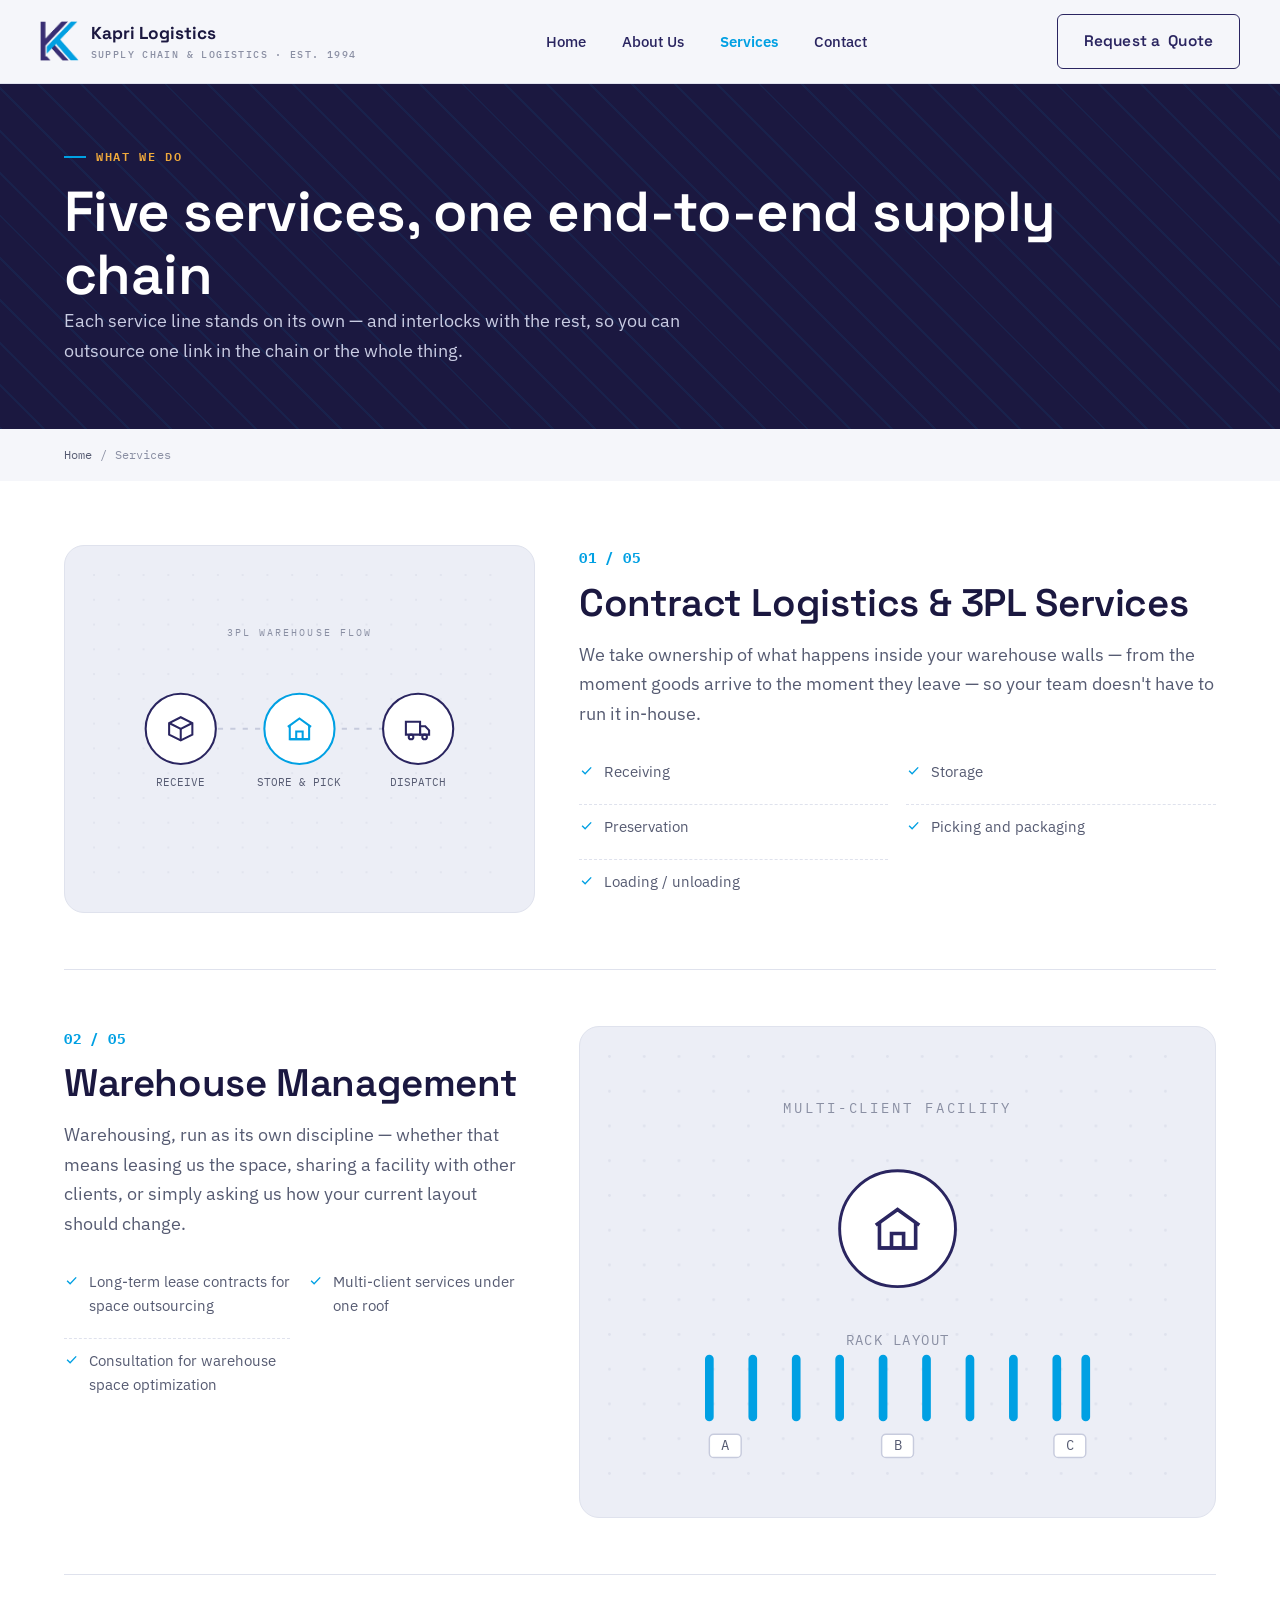
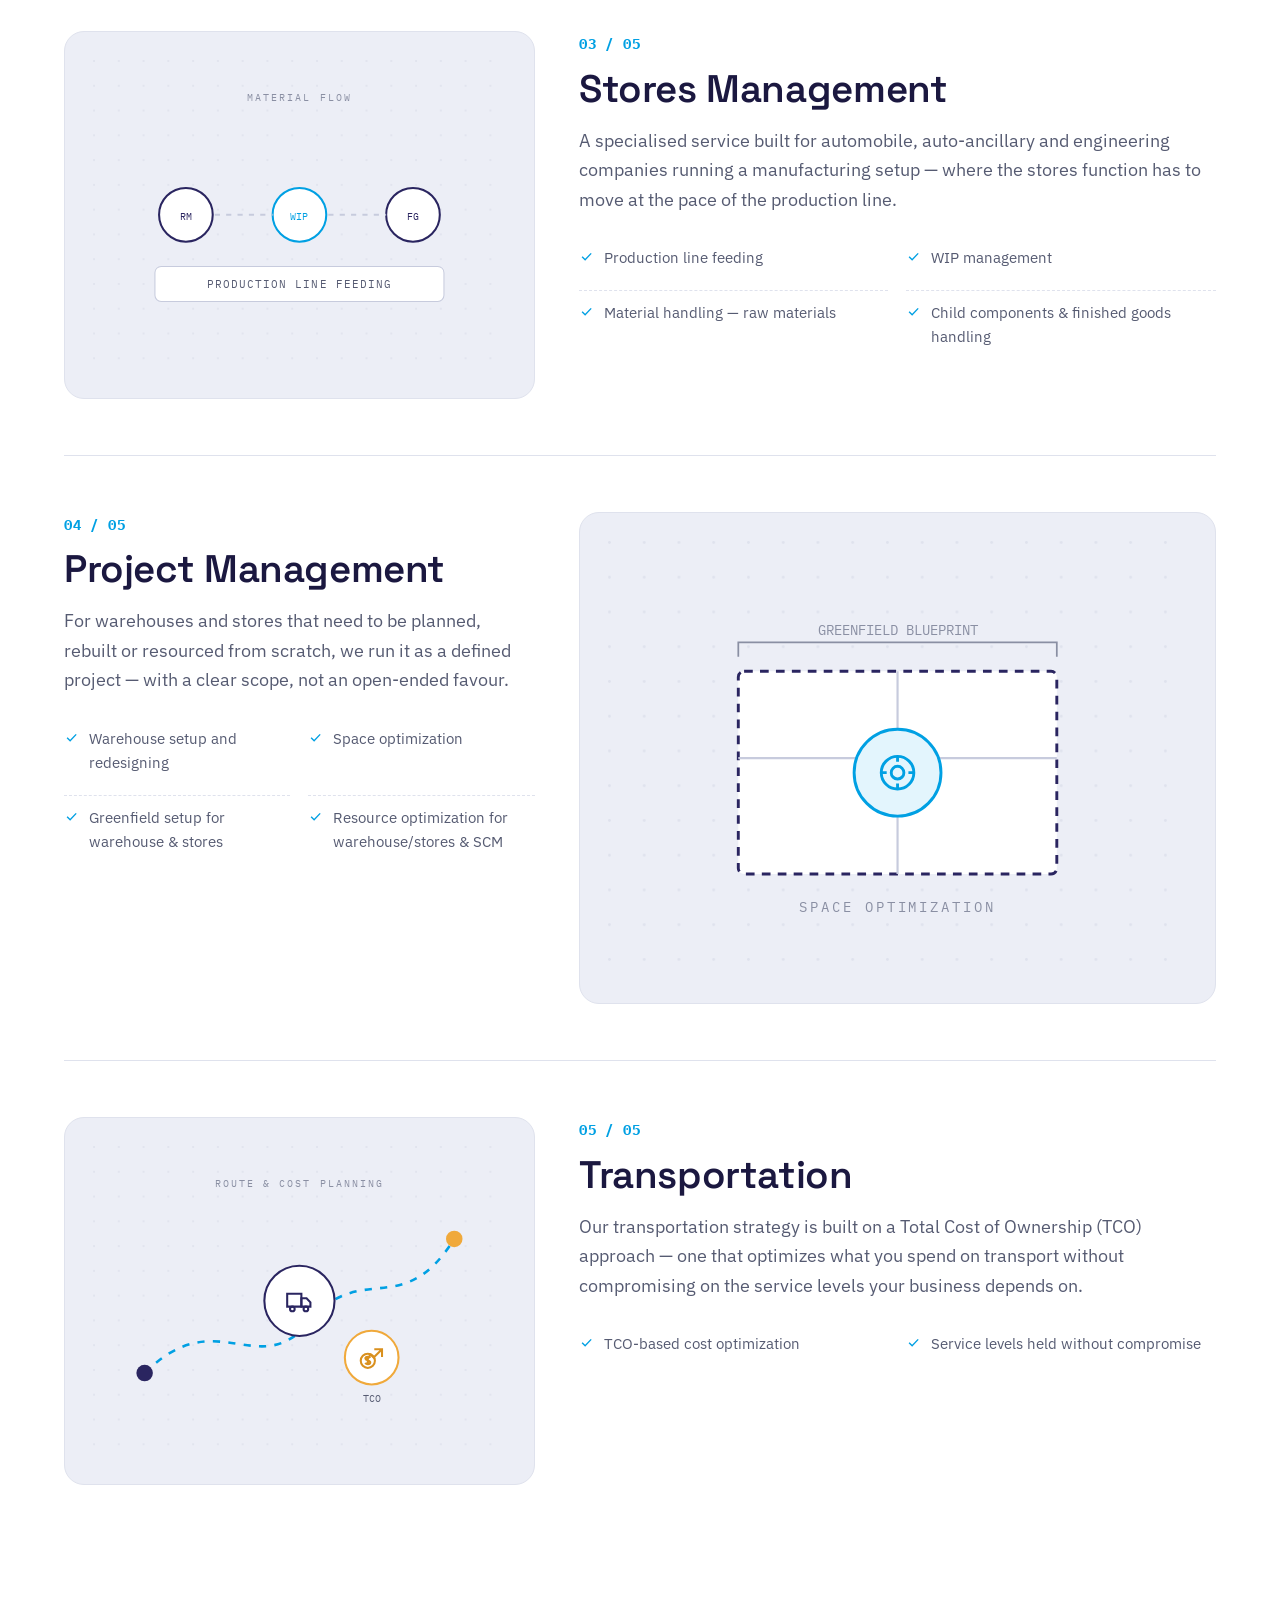
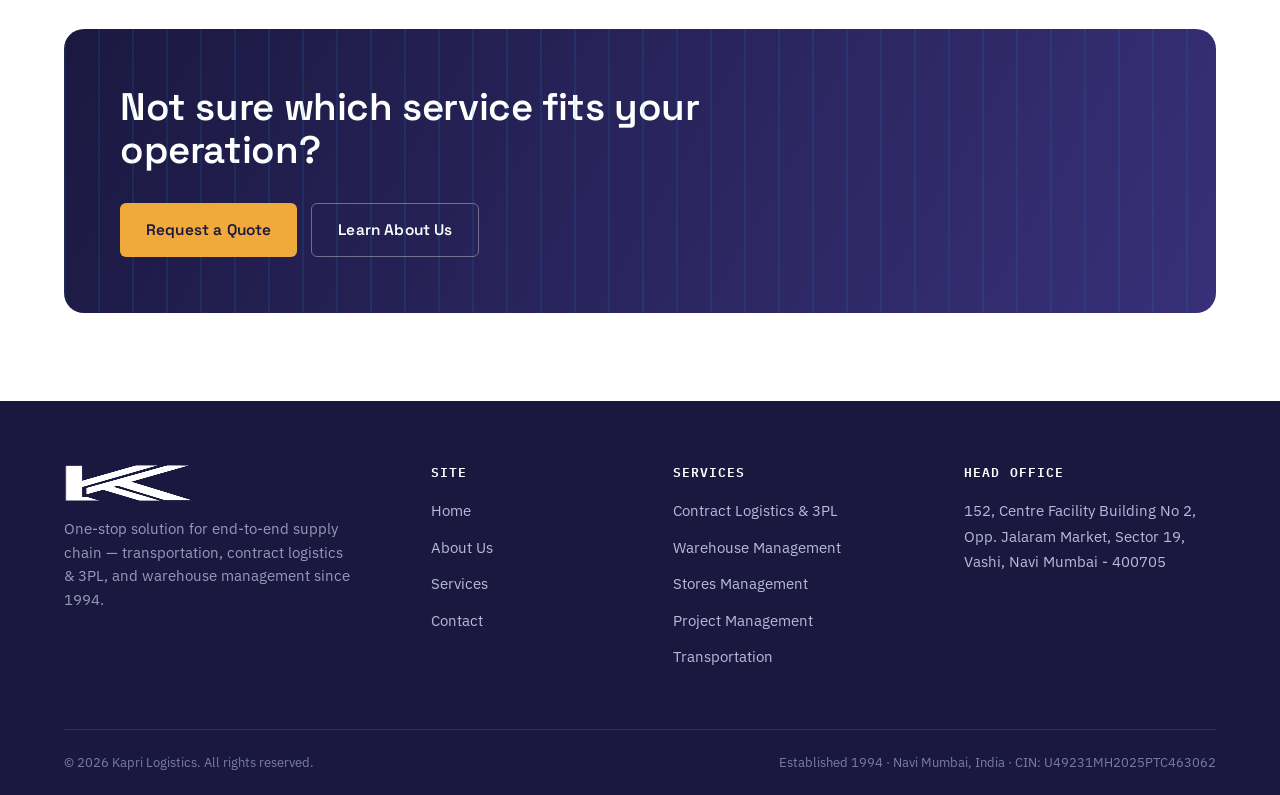
<file: services.html>
<!DOCTYPE html>
<html lang="en-IN">
<head>
<meta charset="UTF-8">
<meta name="viewport" content="width=device-width, initial-scale=1.0">
<title>Logistics Services | Contract Logistics, 3PL, Warehousing &amp; Transport | Kapri Logistics</title>
<meta name="description" content="Explore Kapri Logistics' five service lines: Contract Logistics & 3PL, Warehouse Management, Stores Management, Project Management and Transportation — delivered as one end-to-end supply chain solution.">
<link rel="canonical" href="https://www.kaprilogistics.in/services.html">
<meta name="robots" content="index, follow">
<meta name="author" content="Kapri Logistics">
<meta name="keywords" content="contract logistics services, 3PL warehouse India, warehouse management services, stores management automobile, project management warehouse setup, transportation TCO logistics">

<meta property="og:type" content="website">
<meta property="og:site_name" content="Kapri Logistics">
<meta property="og:title" content="Logistics Services | Kapri Logistics">
<meta property="og:description" content="Contract Logistics & 3PL, Warehouse Management, Stores Management, Project Management and Transportation — one end-to-end supply chain solution.">
<meta property="og:url" content="https://www.kaprilogistics.in/services.html">
<meta property="og:image" content="https://www.kaprilogistics.in/images/og-image.png">
<meta property="og:locale" content="en_IN">
<meta name="twitter:card" content="summary_large_image">
<meta name="twitter:title" content="Logistics Services | Kapri Logistics">
<meta name="twitter:description" content="Contract Logistics & 3PL, Warehouse Management, Stores Management, Project Management and Transportation.">
<meta name="twitter:image" content="https://www.kaprilogistics.in/images/og-image.png">

<link rel="icon" type="image/png" href="images/favicon-32.png" sizes="32x32">
<link rel="icon" type="image/png" href="images/favicon-16.png" sizes="16x16">
<link rel="apple-touch-icon" href="images/favicon-180.png">
<link rel="manifest" href="site.webmanifest">
<meta name="theme-color" content="#1B1840">

<link rel="preconnect" href="https://fonts.googleapis.com">
<link rel="preconnect" href="https://fonts.gstatic.com" crossorigin>
<link href="https://fonts.googleapis.com/css2?family=Space+Grotesk:wght@500;600;700&family=IBM+Plex+Sans:wght@400;500;600&family=IBM+Plex+Mono:wght@500;600;700&display=swap" rel="stylesheet">
<link rel="stylesheet" href="css/style.css">

<script type="application/ld+json">
{
  "@context": "https://schema.org",
  "@type": "Service",
  "serviceType": "Contract Logistics, 3PL, Warehouse Management, Stores Management, Project Management and Transportation",
  "provider": { "@id": "https://www.kaprilogistics.in/#organization" },
  "areaServed": "IN",
  "url": "https://www.kaprilogistics.in/services.html",
  "hasOfferCatalog": {
    "@type": "OfferCatalog",
    "name": "Kapri Logistics Services",
    "itemListElement": [
      { "@type": "Offer", "itemOffered": { "@type": "Service", "name": "Contract Logistics & 3PL Services", "description": "Receiving, storage, preservation, picking and packaging, and loading/unloading." } },
      { "@type": "Offer", "itemOffered": { "@type": "Service", "name": "Warehouse Management", "description": "Long-term lease contracts for space outsourcing, multi-client services under one roof, and consultation for warehouse space optimization." } },
      { "@type": "Offer", "itemOffered": { "@type": "Service", "name": "Stores Management", "description": "Production line feeding, WIP management and material handling for automobile, auto-ancillary and engineering manufacturing setups." } },
      { "@type": "Offer", "itemOffered": { "@type": "Service", "name": "Project Management", "description": "Warehouse setup and redesigning, space optimization, greenfield setup for warehouse and stores, and resource optimization." } },
      { "@type": "Offer", "itemOffered": { "@type": "Service", "name": "Transportation", "description": "A Total Cost of Ownership (TCO) approach to optimize transport costs without compromising service levels." } }
    ]
  }
}
</script>
<script type="application/ld+json">
{
  "@context": "https://schema.org",
  "@type": "BreadcrumbList",
  "itemListElement": [
    { "@type": "ListItem", "position": 1, "name": "Home", "item": "https://www.kaprilogistics.in/index.html" },
    { "@type": "ListItem", "position": 2, "name": "Services", "item": "https://www.kaprilogistics.in/services.html" }
  ]
}
</script>
</head>
<body>
<a class="skip-link" href="#main">Skip to main content</a>

<svg xmlns="http://www.w3.org/2000/svg" style="display:none" aria-hidden="true">
  <defs>
    <symbol id="ic-warehouse" viewBox="0 0 24 24"><path d="M3 10.5 12 4l9 6.5" /><path d="M4.5 9.5V20h15V9.5" /><path d="M9.5 20v-6h5v6" /><path d="M4.5 20h15" /></symbol>
    <symbol id="ic-truck" viewBox="0 0 24 24"><path d="M2.5 6.5h11v10h-11z"/><path d="M13.5 10h4l3 3.2v3.3h-7z"/><circle cx="6.5" cy="18.3" r="1.8"/><circle cx="17" cy="18.3" r="1.8"/></symbol>
    <symbol id="ic-box" viewBox="0 0 24 24"><path d="M12 3 21 7.5v9L12 21 3 16.5v-9z"/><path d="M3 7.5 12 12l9-4.5"/><path d="M12 12v9"/></symbol>
    <symbol id="ic-blueprint" viewBox="0 0 24 24"><circle cx="12" cy="12" r="9"/><path d="M12 3v3M12 18v3M3 12h3M18 12h3"/><path d="M8.5 12a3.5 3.5 0 1 1 7 0 3.5 3.5 0 0 1-7 0Z"/></symbol>
    <symbol id="ic-layers" viewBox="0 0 24 24"><path d="M12 3 21 8l-9 5-9-5z"/><path d="m3 12 9 5 9-5"/><path d="m3 16 9 5 9-5"/></symbol>
    <symbol id="ic-check" viewBox="0 0 24 24"><path d="m5 12.5 4.8 4.8L19.5 7"/></symbol>
    <symbol id="ic-arrow-right" viewBox="0 0 24 24"><path d="M4.5 12h15"/><path d="m13 6 6 6-6 6"/></symbol>
    <symbol id="ic-coin-trend" viewBox="0 0 24 24"><circle cx="9" cy="14.5" r="5.5"/><path d="M9 11.7v5.6M7 16.1c.4.6 1.1 1 2 1s1.9-.5 1.9-1.4c0-2-3.8-1.1-3.8-3 0-.9.9-1.4 1.9-1.4.8 0 1.5.3 1.9.9"/><path d="M14 5.5h6v6M20 5.5l-6.5 6.5-2.2-2.2-3.8 3.8"/></symbol>
  </defs>
</svg>

<header class="site-header">
  <nav class="nav container" aria-label="Primary">
    <a href="index.html" class="brand">
      <img src="images/logo-transparent.png" alt="Kapri Logistics logo" width="40" height="42">
      <span>Kapri Logistics<span class="brand-text-sub">Supply Chain &amp; Logistics · Est. 1994</span></span>
    </a>
    <button class="nav-toggle" aria-label="Toggle navigation menu" aria-expanded="false">
      <svg width="22" height="22" viewBox="0 0 24 24" fill="none" stroke="currentColor" stroke-width="2" stroke-linecap="round"><path d="M3 6h18M3 12h18M3 18h18"/></svg>
    </button>
    <div class="nav-links">
      <a href="index.html">Home</a>
      <a href="about.html">About Us</a>
      <a href="services.html" aria-current="page">Services</a>
      <a href="contact.html">Contact</a>
    </div>
    <div class="nav-cta">
      <a href="contact.html" class="btn btn-outline-navy"><span class="long">Request a</span> Quote</a>
    </div>
  </nav>
</header>

<main id="main">

  <div class="page-header">
    <div class="container">
      <p class="eyebrow">What We Do</p>
      <h1>Five services, one end-to-end supply chain</h1>
      <p class="lede" style="color:#C9CCE3;">Each service line stands on its own — and interlocks with the rest, so you can outsource one link in the chain or the whole thing.</p>
    </div>
  </div>

  <div class="container">
    <nav class="breadcrumb" aria-label="Breadcrumb">
      <a href="index.html">Home</a>
      <span aria-hidden="true">/</span>
      <span aria-current="page">Services</span>
    </nav>
  </div>

  <section class="section section--white" style="padding-top:8px;">
    <div class="container">

      <!-- 01 CONTRACT LOGISTICS & 3PL -->
      <div class="service-block" id="contract-logistics">
        <div class="service-media" aria-hidden="true">
          <svg viewBox="0 0 400 300" width="100%">
            <defs><pattern id="grid1" width="24" height="24" patternUnits="userSpaceOnUse"><circle cx="1" cy="1" r="1" fill="#DFE2ED"/></pattern></defs>
            <rect x="0" y="0" width="400" height="300" fill="url(#grid1)"/>
            <path d="M85,150 h230" stroke="#C7CBDD" stroke-width="2" stroke-dasharray="5 7"/>
            <circle cx="85" cy="150" r="34" fill="#fff" stroke="#2A2560" stroke-width="2"/>
            <use href="#ic-box" x="70" y="135" width="30" height="30" stroke="#2A2560" stroke-width="1.6" fill="none"/>
            <text x="85" y="205" text-anchor="middle" font-family="IBM Plex Mono" font-size="11" fill="#565B72">RECEIVE</text>
            <circle cx="200" cy="150" r="34" fill="#fff" stroke="#00A0E3" stroke-width="2"/>
            <use href="#ic-warehouse" x="185" y="135" width="30" height="30" stroke="#00A0E3" stroke-width="1.6" fill="none"/>
            <text x="200" y="205" text-anchor="middle" font-family="IBM Plex Mono" font-size="11" fill="#565B72">STORE &amp; PICK</text>
            <circle cx="315" cy="150" r="34" fill="#fff" stroke="#2A2560" stroke-width="2"/>
            <use href="#ic-truck" x="300" y="135" width="30" height="30" stroke="#2A2560" stroke-width="1.6" fill="none"/>
            <text x="315" y="205" text-anchor="middle" font-family="IBM Plex Mono" font-size="11" fill="#565B72">DISPATCH</text>
            <text x="200" y="60" text-anchor="middle" font-family="IBM Plex Mono" font-size="10" letter-spacing="2" fill="#8A8FA3">3PL WAREHOUSE FLOW</text>
          </svg>
        </div>
        <div>
          <span class="service-index">01 / 05</span>
          <h2>Contract Logistics &amp; 3PL Services</h2>
          <p class="lede">We take ownership of what happens inside your warehouse walls — from the moment goods arrive to the moment they leave — so your team doesn't have to run it in-house.</p>
          <ul class="service-scope">
            <li><svg><use href="#ic-check"></use></svg>Receiving</li>
            <li><svg><use href="#ic-check"></use></svg>Storage</li>
            <li><svg><use href="#ic-check"></use></svg>Preservation</li>
            <li><svg><use href="#ic-check"></use></svg>Picking and packaging</li>
            <li><svg><use href="#ic-check"></use></svg>Loading / unloading</li>
          </ul>
        </div>
      </div>

      <!-- 02 WAREHOUSE MANAGEMENT -->
      <div class="service-block" id="warehouse-management">
        <div>
          <span class="service-index">02 / 05</span>
          <h2>Warehouse Management</h2>
          <p class="lede">Warehousing, run as its own discipline — whether that means leasing us the space, sharing a facility with other clients, or simply asking us how your current layout should change.</p>
          <ul class="service-scope">
            <li><svg><use href="#ic-check"></use></svg>Long-term lease contracts for space outsourcing</li>
            <li><svg><use href="#ic-check"></use></svg>Multi-client services under one roof</li>
            <li><svg><use href="#ic-check"></use></svg>Consultation for warehouse space optimization</li>
          </ul>
        </div>
        <div class="service-media" aria-hidden="true">
          <svg viewBox="0 0 400 300" width="100%">
            <defs><pattern id="grid2" width="24" height="24" patternUnits="userSpaceOnUse"><circle cx="1" cy="1" r="1" fill="#DFE2ED"/></pattern></defs>
            <rect x="0" y="0" width="400" height="300" fill="url(#grid2)"/>
            <circle cx="200" cy="120" r="40" fill="#fff" stroke="#2A2560" stroke-width="2"/>
            <use href="#ic-warehouse" x="180" y="100" width="40" height="40" stroke="#2A2560" stroke-width="1.5" fill="none"/>
            <g stroke="#00A0E3" stroke-width="6" stroke-linecap="round">
              <line x1="70" y1="210" x2="70" y2="250"/>
              <line x1="100" y1="210" x2="100" y2="250"/>
              <line x1="130" y1="210" x2="130" y2="250"/>
              <line x1="160" y1="210" x2="160" y2="250"/>
              <line x1="190" y1="210" x2="190" y2="250"/>
              <line x1="220" y1="210" x2="220" y2="250"/>
              <line x1="250" y1="210" x2="250" y2="250"/>
              <line x1="280" y1="210" x2="280" y2="250"/>
              <line x1="310" y1="210" x2="310" y2="250"/>
              <line x1="330" y1="210" x2="330" y2="250"/>
            </g>
            <text x="200" y="200" text-anchor="middle" font-family="IBM Plex Mono" font-size="10" letter-spacing="1" fill="#8A8FA3">RACK LAYOUT</text>
            <g font-family="IBM Plex Mono" font-size="10" fill="#565B72">
              <rect x="70" y="262" width="22" height="16" rx="3" fill="#fff" stroke="#C7CBDD"/><text x="81" y="273" text-anchor="middle">A</text>
              <rect x="189" y="262" width="22" height="16" rx="3" fill="#fff" stroke="#C7CBDD"/><text x="200" y="273" text-anchor="middle">B</text>
              <rect x="308" y="262" width="22" height="16" rx="3" fill="#fff" stroke="#C7CBDD"/><text x="319" y="273" text-anchor="middle">C</text>
            </g>
            <text x="200" y="40" text-anchor="middle" font-family="IBM Plex Mono" font-size="10" letter-spacing="2" fill="#8A8FA3">MULTI-CLIENT FACILITY</text>
          </svg>
        </div>
      </div>

      <!-- 03 STORES MANAGEMENT -->
      <div class="service-block" id="stores-management">
        <div class="service-media" aria-hidden="true">
          <svg viewBox="0 0 400 300" width="100%">
            <defs><pattern id="grid3" width="24" height="24" patternUnits="userSpaceOnUse"><circle cx="1" cy="1" r="1" fill="#DFE2ED"/></pattern></defs>
            <rect x="0" y="0" width="400" height="300" fill="url(#grid3)"/>
            <circle cx="90" cy="150" r="26" fill="#fff" stroke="#2A2560" stroke-width="2"/><text x="90" y="155" text-anchor="middle" font-family="IBM Plex Mono" font-size="10" fill="#2A2560">RM</text>
            <circle cx="200" cy="150" r="26" fill="#fff" stroke="#00A0E3" stroke-width="2"/><text x="200" y="155" text-anchor="middle" font-family="IBM Plex Mono" font-size="10" fill="#00A0E3">WIP</text>
            <circle cx="310" cy="150" r="26" fill="#fff" stroke="#2A2560" stroke-width="2"/><text x="310" y="155" text-anchor="middle" font-family="IBM Plex Mono" font-size="10" fill="#2A2560">FG</text>
            <path d="M118,150 h56" stroke="#C7CBDD" stroke-width="2" stroke-dasharray="5 6"/>
            <path d="M228,150 h56" stroke="#C7CBDD" stroke-width="2" stroke-dasharray="5 6"/>
            <rect x="60" y="200" width="280" height="34" rx="6" fill="#fff" stroke="#C7CBDD"/>
            <text x="200" y="221" text-anchor="middle" font-family="IBM Plex Mono" font-size="10.5" letter-spacing="1" fill="#565B72">PRODUCTION LINE FEEDING</text>
            <text x="200" y="40" text-anchor="middle" font-family="IBM Plex Mono" font-size="10" letter-spacing="2" fill="#8A8FA3">MATERIAL FLOW</text>
          </svg>
        </div>
        <div>
          <span class="service-index">03 / 05</span>
          <h2>Stores Management</h2>
          <p class="lede">A specialised service built for automobile, auto-ancillary and engineering companies running a manufacturing setup — where the stores function has to move at the pace of the production line.</p>
          <ul class="service-scope">
            <li><svg><use href="#ic-check"></use></svg>Production line feeding</li>
            <li><svg><use href="#ic-check"></use></svg>WIP management</li>
            <li><svg><use href="#ic-check"></use></svg>Material handling — raw materials</li>
            <li><svg><use href="#ic-check"></use></svg>Child components &amp; finished goods handling</li>
          </ul>
        </div>
      </div>

      <!-- 04 PROJECT MANAGEMENT -->
      <div class="service-block" id="project-management">
        <div>
          <span class="service-index">04 / 05</span>
          <h2>Project Management</h2>
          <p class="lede">For warehouses and stores that need to be planned, rebuilt or resourced from scratch, we run it as a defined project — with a clear scope, not an open-ended favour.</p>
          <ul class="service-scope">
            <li><svg><use href="#ic-check"></use></svg>Warehouse setup and redesigning</li>
            <li><svg><use href="#ic-check"></use></svg>Space optimization</li>
            <li><svg><use href="#ic-check"></use></svg>Greenfield setup for warehouse &amp; stores</li>
            <li><svg><use href="#ic-check"></use></svg>Resource optimization for warehouse/stores &amp; SCM</li>
          </ul>
        </div>
        <div class="service-media" aria-hidden="true">
          <svg viewBox="0 0 400 300" width="100%">
            <defs><pattern id="grid4" width="24" height="24" patternUnits="userSpaceOnUse"><circle cx="1" cy="1" r="1" fill="#DFE2ED"/></pattern></defs>
            <rect x="0" y="0" width="400" height="300" fill="url(#grid4)"/>
            <rect x="90" y="90" width="220" height="140" rx="4" fill="#fff" stroke="#2A2560" stroke-width="2" stroke-dasharray="6 5"/>
            <line x1="90" y1="150" x2="310" y2="150" stroke="#C7CBDD" stroke-width="1.5"/>
            <line x1="200" y1="90" x2="200" y2="230" stroke="#C7CBDD" stroke-width="1.5"/>
            <circle cx="200" cy="160" r="30" fill="#E3F5FD" stroke="#00A0E3" stroke-width="2"/>
            <use href="#ic-blueprint" x="185" y="145" width="30" height="30" stroke="#00A0E3" stroke-width="1.6" fill="none"/>
            <path d="M90,80 v-10 h220 v10" stroke="#8A8FA3" stroke-width="1.2" fill="none"/>
            <text x="200" y="65" text-anchor="middle" font-family="IBM Plex Mono" font-size="10" fill="#8A8FA3">GREENFIELD BLUEPRINT</text>
            <text x="200 " y="256" text-anchor="middle" font-family="IBM Plex Mono" font-size="10" letter-spacing="2" fill="#8A8FA3">SPACE OPTIMIZATION</text>
          </svg>
        </div>
      </div>

      <!-- 05 TRANSPORTATION -->
      <div class="service-block" id="transportation">
        <div class="service-media" aria-hidden="true">
          <svg viewBox="0 0 400 300" width="100%">
            <defs><pattern id="grid5" width="24" height="24" patternUnits="userSpaceOnUse"><circle cx="1" cy="1" r="1" fill="#DFE2ED"/></pattern></defs>
            <rect x="0" y="0" width="400" height="300" fill="url(#grid5)"/>
            <path d="M50,220 C120,150 160,230 210,170 C260,110 300,170 350,90" fill="none" stroke="#00A0E3" stroke-width="2.5" stroke-dasharray="7 8"/>
            <circle cx="50" cy="220" r="8" fill="#2A2560"/>
            <circle cx="350" cy="90" r="8" fill="#F0A93B"/>
            <circle cx="200" cy="150" r="34" fill="#fff" stroke="#2A2560" stroke-width="2"/>
            <use href="#ic-truck" x="185" y="135" width="30" height="30" stroke="#2A2560" stroke-width="1.6" fill="none"/>
            <g transform="translate(270,205)">
              <circle r="26" fill="#fff" stroke="#F0A93B" stroke-width="2"/>
              <use href="#ic-coin-trend" x="-15" y="-15" width="30" height="30" stroke="#D9901E" stroke-width="1.6" fill="none"/>
            </g>
            <text x="270" y="248" text-anchor="middle" font-family="IBM Plex Mono" font-size="10" fill="#565B72">TCO</text>
            <text x="200" y="40" text-anchor="middle" font-family="IBM Plex Mono" font-size="10" letter-spacing="2" fill="#8A8FA3">ROUTE &amp; COST PLANNING</text>
          </svg>
        </div>
        <div>
          <span class="service-index">05 / 05</span>
          <h2>Transportation</h2>
          <p class="lede">Our transportation strategy is built on a Total Cost of Ownership (TCO) approach — one that optimizes what you spend on transport without compromising on the service levels your business depends on.</p>
          <ul class="service-scope">
            <li><svg><use href="#ic-check"></use></svg>TCO-based cost optimization</li>
            <li><svg><use href="#ic-check"></use></svg>Service levels held without compromise</li>
          </ul>
        </div>
      </div>

    </div>
  </section>

  <!-- CTA -->
  <section class="section section--white" style="padding-top:0;">
    <div class="container">
      <div class="cta-banner">
        <h2>Not sure which service fits your operation?</h2>
        <div class="cta-banner-actions">
          <a href="contact.html" class="btn btn-amber">Request a Quote</a>
          <a href="about.html" class="btn btn-ghost">Learn About Us</a>
        </div>
      </div>
    </div>
  </section>

</main>

<footer class="site-footer">
  <div class="container">
    <div class="footer-grid">
      <div class="footer-brand">
        <img src="images/logo-white.png" alt="Kapri Logistics logo" width="130" height="123">
        <p>One-stop solution for end-to-end supply chain — transportation, contract logistics &amp; 3PL, and warehouse management since 1994.</p>
      </div>
      <div class="footer-col">
        <h4>Site</h4>
        <ul>
          <li><a href="index.html">Home</a></li>
          <li><a href="about.html">About Us</a></li>
          <li><a href="services.html">Services</a></li>
          <li><a href="contact.html">Contact</a></li>
        </ul>
      </div>
      <div class="footer-col">
        <h4>Services</h4>
        <ul>
          <li><a href="services.html#contract-logistics">Contract Logistics &amp; 3PL</a></li>
          <li><a href="services.html#warehouse-management">Warehouse Management</a></li>
          <li><a href="services.html#stores-management">Stores Management</a></li>
          <li><a href="services.html#project-management">Project Management</a></li>
          <li><a href="services.html#transportation">Transportation</a></li>
        </ul>
      </div>
      <div class="footer-col">
        <h4>Head Office</h4>
        <address class="footer-address">
          152, Centre Facility Building No 2,<br>
          Opp. Jalaram Market, Sector 19,<br>
          Vashi, Navi Mumbai - 400705
        </address>
      </div>
    </div>
    <div class="footer-bottom">
      <span>&copy; <span id="year">2026</span> Kapri Logistics. All rights reserved.</span>
      <span>Established 1994 · Navi Mumbai, India · CIN: U49231MH2025PTC463062</span>
    </div>
  </div>
</footer>

<script src="js/main.js"></script>
</body>
</html>
</file>
<file: css/style.css>
/* ==========================================================================
   Kapri Logistics — Stylesheet
   Design language: "Waybill" — industrial, technical, route-driven.
   Palette derived from brand mark (navy + cyan) with an amber manifest accent.
   ========================================================================== */

:root {
  /* Color tokens */
  --navy-900: #1B1840;
  --navy-800: #2A2560;
  --navy-700: #383078;
  --navy-600: #4A4296;
  --cyan-500: #00A0E3;
  --cyan-400: #29B6F6;
  --cyan-100: #E3F5FD;
  --amber-500: #F0A93B;
  --amber-600: #D9901E;
  --paper: #F5F6FA;
  --paper-dim: #ECEEF6;
  --white: #FFFFFF;
  --ink: #1B1C2B;
  --slate-600: #565B72;
  --slate-400: #8A8FA3;
  --line: #DFE2ED;
  --line-strong: #C7CBDD;

  /* Type */
  --font-display: "Space Grotesk", "Segoe UI", sans-serif;
  --font-body: "IBM Plex Sans", "Segoe UI", sans-serif;
  --font-mono: "IBM Plex Mono", "SFMono-Regular", Consolas, monospace;

  /* Layout */
  --max-w: 1200px;
  --radius-sm: 6px;
  --radius-md: 12px;
  --radius-lg: 20px;
  --shadow-sm: 0 1px 2px rgba(27, 24, 64, 0.06), 0 1px 1px rgba(27, 24, 64, 0.04);
  --shadow-md: 0 12px 24px -12px rgba(27, 24, 64, 0.28);
  --shadow-lg: 0 24px 48px -16px rgba(27, 24, 64, 0.32);
}

/* ----- Reset ----- */
*, *::before, *::after { box-sizing: border-box; }
html { scroll-behavior: smooth; }
body, h1, h2, h3, h4, p, figure, ul, ol { margin: 0; }
ul, ol { padding: 0; list-style: none; }
img, svg { display: block; max-width: 100%; }
a { color: inherit; text-decoration: none; }
button { font: inherit; cursor: pointer; border: none; background: none; color: inherit; }
input, textarea, select { font: inherit; }

@media (prefers-reduced-motion: reduce) {
  *, *::before, *::after {
    animation-duration: 0.001ms !important;
    animation-iteration-count: 1 !important;
    transition-duration: 0.001ms !important;
    scroll-behavior: auto !important;
  }
}

body {
  font-family: var(--font-body);
  color: var(--ink);
  background: var(--paper);
  line-height: 1.6;
  -webkit-font-smoothing: antialiased;
}

h1, h2, h3, h4 {
  font-family: var(--font-display);
  color: var(--navy-900);
  line-height: 1.12;
  letter-spacing: -0.01em;
  font-weight: 600;
}

h1 { font-size: clamp(2.2rem, 4.4vw, 3.6rem); }
h2 { font-size: clamp(1.7rem, 3vw, 2.4rem); }
h3 { font-size: clamp(1.15rem, 1.6vw, 1.4rem); }

p { color: var(--slate-600); }
.lede { font-size: 1.15rem; color: var(--slate-600); max-width: 62ch; }

a:focus-visible, button:focus-visible, input:focus-visible, textarea:focus-visible {
  outline: 2px solid var(--cyan-500);
  outline-offset: 3px;
  border-radius: 4px;
}

.container {
  max-width: var(--max-w);
  margin: 0 auto;
  padding: 0 24px;
}

.section { padding: 88px 0; }
.section--tight { padding: 56px 0; }
.section--dark { background: var(--navy-900); color: #C9CCE3; }
.section--dark h2, .section--dark h3 { color: var(--white); }
.section--paper-dim { background: var(--paper-dim); }
.section--white { background: var(--white); }

.eyebrow {
  display: inline-flex;
  align-items: center;
  gap: 10px;
  font-family: var(--font-mono);
  font-size: 0.75rem;
  letter-spacing: 0.14em;
  text-transform: uppercase;
  color: var(--cyan-500);
  font-weight: 600;
  margin-bottom: 14px;
}
.eyebrow::before {
  content: "";
  width: 22px;
  height: 2px;
  background: var(--amber-500);
  display: inline-block;
}

.section-head { max-width: 720px; margin-bottom: 48px; }
.section-head--center { margin-left: auto; margin-right: auto; text-align: center; }

/* ----- Buttons ----- */
.btn {
  display: inline-flex;
  align-items: center;
  justify-content: center;
  gap: 8px;
  padding: 14px 26px;
  border-radius: var(--radius-sm);
  font-family: var(--font-display);
  font-weight: 600;
  font-size: 0.96rem;
  letter-spacing: 0.01em;
  transition: transform 0.15s ease, box-shadow 0.15s ease, background 0.15s ease, color 0.15s ease, border-color .15s ease;
  white-space: nowrap;
}
.btn-primary {
  background: var(--cyan-500);
  color: var(--white);
  box-shadow: var(--shadow-sm);
}
.btn-primary:hover { background: var(--cyan-400); transform: translateY(-2px); box-shadow: var(--shadow-md); }
.btn-ghost {
  border: 1.5px solid rgba(255,255,255,0.35);
  color: var(--white);
}
.btn-ghost:hover { border-color: var(--white); background: rgba(255,255,255,0.08); }
.btn-outline-navy {
  border: 1.5px solid var(--navy-800);
  color: var(--navy-800);
}
.btn-outline-navy:hover { background: var(--navy-800); color: var(--white); }
.btn-amber {
  background: var(--amber-500);
  color: var(--navy-900);
}
.btn-amber:hover { background: var(--amber-600); transform: translateY(-2px); box-shadow: var(--shadow-md); }
.btn-block { width: 100%; }

/* ----- Header ----- */
.site-header {
  position: sticky;
  top: 0;
  z-index: 100;
  background: rgba(245, 246, 250, 0.92);
  backdrop-filter: blur(10px);
  border-bottom: 1px solid var(--line);
}
.nav {
  display: flex;
  align-items: center;
  justify-content: space-between;
  padding: 14px 0;
  gap: 24px;
}
.brand {
  display: flex;
  align-items: center;
  gap: 12px;
  font-family: var(--font-display);
  font-weight: 700;
  font-size: 1.08rem;
  color: var(--navy-900);
}
.brand img { height: 40px; width: auto; }
.brand-text-sub {
  display: block;
  font-family: var(--font-mono);
  font-weight: 500;
  font-size: 0.62rem;
  letter-spacing: 0.14em;
  text-transform: uppercase;
  color: var(--slate-400);
}
.nav-links {
  display: flex;
  align-items: center;
  gap: 8px;
}
.nav-links a {
  padding: 10px 14px;
  font-size: 0.95rem;
  font-weight: 500;
  color: var(--navy-800);
  border-radius: var(--radius-sm);
  position: relative;
}
.nav-links a:hover { background: var(--paper-dim); }
.nav-links a[aria-current="page"] { color: var(--cyan-500); font-weight: 600; }
.nav-cta { display: flex; align-items: center; gap: 10px; }
.nav-toggle {
  display: none;
  width: 44px; height: 44px;
  align-items: center; justify-content: center;
  border-radius: var(--radius-sm);
}
.nav-toggle:hover { background: var(--paper-dim); }

@media (max-width: 900px) {
  .nav { justify-content: flex-start; gap: 12px; }
  .brand { margin-right: auto; }
  .nav-toggle { display: inline-flex; order: 3; }
  .nav-cta { order: 2; }
  .nav-links {
    position: absolute;
    top: 100%;
    left: 0;
    right: 0;
    background: var(--navy-900);
    flex-direction: column;
    align-items: stretch;
    padding: 12px 20px 24px;
    gap: 4px;
    transform: translateY(-8px);
    opacity: 0;
    pointer-events: none;
    transition: opacity 0.18s ease, transform 0.18s ease;
    border-top: 1px solid var(--navy-800);
    border-bottom: 1px solid var(--navy-800);
    box-shadow: var(--shadow-md);
  }
  .nav-links a { padding: 14px 12px; font-size: 1.05rem; color: var(--white); }
  .nav-links a:hover { background: var(--navy-800); }
  .nav-links a[aria-current="page"] { color: var(--cyan-400); }
  .nav-links.is-open { opacity: 1; transform: translateY(0); pointer-events: auto; }
  .nav-cta .btn { padding: 8px 16px; font-size: 0.9rem; }
  .nav-cta .btn span.long { display: none; }
}

/* ----- Hero ----- */
.hero {
  position: relative;
  overflow: hidden;
  background: linear-gradient(180deg, var(--white) 0%, var(--paper) 100%);
  border-bottom: 1px solid var(--line);
}
.hero-grid {
  display: grid;
  grid-template-columns: 1.05fr 0.95fr;
  gap: 48px;
  align-items: center;
  padding: 64px 0 56px;
}
.hero h1 { margin-bottom: 20px; }
.hero h1 em {
  font-style: normal;
  color: var(--cyan-500);
}
.hero-cta-row { display: flex; gap: 14px; margin-top: 32px; flex-wrap: wrap; }
.hero-tagline-strip {
  margin-top: 40px;
  padding-top: 20px;
  border-top: 1px dashed var(--line-strong);
  display: flex;
  gap: 28px;
  flex-wrap: wrap;
  font-family: var(--font-mono);
  font-size: 0.78rem;
  color: var(--slate-400);
  letter-spacing: 0.04em;
}
.hero-tagline-strip strong { color: var(--navy-800); font-weight: 700; }

@media (max-width: 900px) {
  .hero-grid { grid-template-columns: 1fr; padding-top: 40px; }
}

/* ----- Route map (signature element) ----- */
.route-map { width: 100%; height: auto; }
.route-map .path {
  fill: none;
  stroke: var(--cyan-500);
  stroke-width: 2.5;
  stroke-linecap: round;
  stroke-dasharray: 7 9;
  animation: dash-flow 26s linear infinite;
}
.route-map .path-b { stroke: var(--navy-700); stroke-dasharray: 4 8; animation-duration: 20s; }
.route-map .node-ring { fill: var(--white); stroke: var(--navy-800); stroke-width: 2; }
.route-map .node-dot { fill: var(--cyan-500); }
.route-map .node-icon { stroke: var(--navy-800); stroke-width: 1.6; fill: none; stroke-linecap: round; stroke-linejoin: round; }
.route-map .traveler { fill: var(--amber-500); }
.route-map .label {
  font-family: var(--font-mono);
  font-size: 10.5px;
  fill: var(--slate-600);
  letter-spacing: 0.03em;
}
@keyframes dash-flow { to { stroke-dashoffset: -320; } }

.traveler-motion {
  offset-path: path("M56,330 C120,250 165,195 225,158 C285,121 320,235 378,292 C425,338 455,165 498,104");
  offset-rotate: 0deg;
  animation: travel 8s linear infinite;
}
@keyframes travel { from { offset-distance: 0%; } to { offset-distance: 100%; } }

/* ----- Stat / waybill strip ----- */
.stat-strip {
  background: var(--navy-900);
  color: var(--white);
}
.stat-strip .container {
  display: grid;
  grid-template-columns: repeat(4, 1fr);
  gap: 0;
}
.stat-item {
  padding: 30px 20px;
  border-left: 1px solid rgba(255,255,255,0.12);
  text-align: center;
}
.stat-item:first-child { border-left: none; }
.stat-num {
  font-family: var(--font-mono);
  font-size: clamp(1.5rem, 3vw, 2.1rem);
  font-weight: 600;
  color: var(--cyan-400);
  display: block;
}
.stat-label {
  font-size: 0.78rem;
  letter-spacing: 0.03em;
  color: #B7BBD6;
  margin-top: 6px;
}
@media (max-width: 760px) {
  .stat-strip .container { grid-template-columns: repeat(2, 1fr); }
  .stat-item:nth-child(3) { border-left: none; }
  .stat-item:nth-child(3), .stat-item:nth-child(4) { border-top: 1px solid rgba(255,255,255,0.12); }
}

/* ----- Client marquee ----- */
.clients-strip {
  background: var(--white);
  border-bottom: 1px solid var(--line);
  padding: 52px 0 56px;
}
.clients-strip .section-head { margin-bottom: 30px; }
.marquee {
  position: relative;
  overflow: hidden;
  -webkit-mask-image: linear-gradient(90deg, transparent 0, #000 64px, #000 calc(100% - 64px), transparent 100%);
  mask-image: linear-gradient(90deg, transparent 0, #000 64px, #000 calc(100% - 64px), transparent 100%);
}
.marquee-track {
  display: flex;
  align-items: stretch;
  gap: 18px;
  width: max-content;
  animation: marquee-scroll 42s linear infinite;
}
.marquee:hover .marquee-track { animation-play-state: paused; }
@keyframes marquee-scroll {
  from { transform: translateX(0); }
  to { transform: translateX(-50%); }
}
.client-chip {
  flex-shrink: 0;
  display: flex;
  align-items: center;
  justify-content: center;
  min-width: 210px;
  height: 84px;
  padding: 0 22px;
  background: var(--paper-dim);
  border: 1px solid var(--line);
  border-radius: var(--radius-md);
  transition: border-color 0.2s ease, background 0.2s ease, transform 0.2s ease;
}
.client-chip:hover {
  background: var(--white);
  border-color: var(--cyan-500);
  transform: translateY(-2px);
}
.client-chip .wordmark {
  font-family: var(--font-display);
  font-weight: 700;
  font-size: 1rem;
  line-height: 1.2;
  text-align: center;
  color: var(--navy-800);
  letter-spacing: -0.01em;
}
.client-chip .wordmark small {
  display: block;
  font-family: var(--font-mono);
  font-weight: 500;
  font-size: 0.66rem;
  letter-spacing: 0.05em;
  text-transform: uppercase;
  color: var(--slate-400);
  margin-top: 4px;
}
.clients-note {
  margin-top: 18px;
  font-family: var(--font-mono);
  font-size: 0.76rem;
  color: var(--slate-400);
  letter-spacing: 0.02em;
}

/* ----- Card grids ----- */
.grid-3 { display: grid; grid-template-columns: repeat(3, 1fr); gap: 24px; }
.grid-2 { display: grid; grid-template-columns: repeat(2, 1fr); gap: 24px; }
.grid-5 { display: grid; grid-template-columns: repeat(5, 1fr); gap: 20px; }
@media (max-width: 980px) { .grid-3, .grid-5 { grid-template-columns: repeat(2, 1fr); } }
@media (max-width: 640px) { .grid-3, .grid-2, .grid-5 { grid-template-columns: 1fr; } }

.tag-card {
  position: relative;
  background: var(--white);
  border: 1px solid var(--line);
  border-radius: var(--radius-md);
  padding: 30px 26px;
  transition: transform 0.18s ease, box-shadow 0.18s ease, border-color 0.18s ease;
}
.tag-card:hover { transform: translateY(-4px); box-shadow: var(--shadow-md); border-color: var(--line-strong); }
.tag-card::before {
  content: "";
  position: absolute;
  top: 22px; right: 22px;
  width: 8px; height: 8px;
  border-radius: 50%;
  background: var(--amber-500);
}
.tag-icon {
  width: 52px; height: 52px;
  border-radius: 12px;
  background: var(--cyan-100);
  display: flex; align-items: center; justify-content: center;
  margin-bottom: 20px;
}
.tag-icon svg { width: 26px; height: 26px; stroke: var(--navy-800); fill: none; stroke-width: 1.7; stroke-linecap: round; stroke-linejoin: round; }
.tag-card h3 { margin-bottom: 10px; }
.tag-card p { font-size: 0.96rem; }
.tag-card .card-link {
  display: inline-flex; align-items: center; gap: 6px;
  margin-top: 16px; font-weight: 600; font-size: 0.9rem; color: var(--cyan-500);
}
.tag-card .card-link svg { width: 14px; height: 14px; stroke: currentColor; fill: none; stroke-width: 2; }

/* ----- Why us checklist ----- */
.check-list { display: grid; grid-template-columns: repeat(2, 1fr); gap: 18px 32px; }
@media (max-width: 700px) { .check-list { grid-template-columns: 1fr; } }
.check-item { display: flex; gap: 14px; align-items: flex-start; }
.check-icon {
  flex-shrink: 0;
  width: 30px; height: 30px;
  border-radius: 8px;
  background: var(--navy-900);
  display: flex; align-items: center; justify-content: center;
  margin-top: 2px;
}
.check-icon svg { width: 16px; height: 16px; stroke: var(--cyan-400); fill: none; stroke-width: 2.4; stroke-linecap: round; stroke-linejoin: round; }
.check-item strong { display: block; color: var(--navy-900); font-family: var(--font-display); font-size: 1rem; margin-bottom: 3px; }
.check-item p { font-size: 0.94rem; margin: 0; }

/* ----- Timeline ----- */
.timeline { position: relative; padding-left: 32px; border-left: 2px dashed var(--line-strong); }
.timeline-item { position: relative; padding-bottom: 40px; }
.timeline-item:last-child { padding-bottom: 0; }
.timeline-item::before {
  content: "";
  position: absolute;
  left: -39px; top: 4px;
  width: 16px; height: 16px;
  border-radius: 50%;
  background: var(--cyan-500);
  border: 3px solid var(--white);
  box-shadow: 0 0 0 2px var(--cyan-500);
}
.timeline-year {
  font-family: var(--font-mono);
  font-size: 0.8rem;
  color: var(--cyan-500);
  font-weight: 700;
  letter-spacing: 0.05em;
  margin-bottom: 6px;
  display: block;
}
.timeline-item h3 { margin-bottom: 8px; }

/* ----- Pull quote / mission ----- */
.mission-block {
  background: var(--navy-900);
  border-radius: var(--radius-lg);
  padding: 56px;
  position: relative;
  overflow: hidden;
  color: var(--white);
}
.mission-block::after {
  content: "";
  position: absolute;
  right: -60px; bottom: -60px;
  width: 220px; height: 220px;
  border: 2px dashed rgba(0,160,227,0.35);
  border-radius: 50%;
}
.mission-block .eyebrow { color: var(--amber-500); }
.mission-block .eyebrow::before { background: var(--cyan-500); }
.mission-block p.quote {
  font-family: var(--font-display);
  font-size: clamp(1.3rem, 2.4vw, 1.7rem);
  color: var(--white);
  line-height: 1.45;
  font-weight: 500;
  max-width: 60ch;
}
@media (max-width: 700px) { .mission-block { padding: 34px 26px; } }

/* ----- Service detail blocks (services page) ----- */
.service-block {
  display: grid;
  grid-template-columns: 0.85fr 1.15fr;
  gap: 44px;
  align-items: start;
  padding: 56px 0;
  border-bottom: 1px solid var(--line);
}
.service-block:last-child { border-bottom: none; }
.service-block:nth-child(even) .service-media { order: 2; }
.service-index {
  font-family: var(--font-mono);
  color: var(--cyan-500);
  font-size: 0.85rem;
  font-weight: 700;
  letter-spacing: 0.06em;
}
.service-block h2 { margin: 10px 0 16px; }
.service-scope {
  margin-top: 22px;
  display: grid;
  grid-template-columns: repeat(2, 1fr);
  gap: 10px 18px;
}
.service-scope li {
  display: flex; gap: 10px; align-items: flex-start;
  font-size: 0.94rem; color: var(--slate-600);
  padding: 10px 0; border-top: 1px dashed var(--line);
}
.service-scope li:nth-child(-n+2) { border-top: none; }
.service-scope li svg { flex-shrink: 0; width: 15px; height: 15px; margin-top: 3px; stroke: var(--cyan-500); fill: none; stroke-width: 2.2; }
@media (max-width: 860px) {
  .service-block, .service-block:nth-child(even) { grid-template-columns: 1fr; }
  .service-block:nth-child(even) .service-media { order: 0; }
  .service-scope { grid-template-columns: 1fr; }
}
.service-media {
  background: var(--paper-dim);
  border: 1px solid var(--line);
  border-radius: var(--radius-lg);
  padding: 28px;
  display: flex; align-items: center; justify-content: center;
}
.service-media svg { width: 100%; height: auto; }

/* ----- FAQ ----- */
.faq-list { border-top: 1px solid var(--line); }
.faq-item { border-bottom: 1px solid var(--line); }
.faq-q {
  width: 100%;
  display: flex; align-items: center; justify-content: space-between; gap: 20px;
  padding: 22px 4px;
  text-align: left;
  font-family: var(--font-display);
  font-weight: 600;
  font-size: 1.02rem;
  color: var(--navy-900);
}
.faq-q .plus { flex-shrink: 0; width: 22px; height: 22px; position: relative; }
.faq-q .plus::before, .faq-q .plus::after {
  content: ""; position: absolute; background: var(--cyan-500); border-radius: 2px;
  transition: transform 0.2s ease;
}
.faq-q .plus::before { top: 10px; left: 2px; width: 18px; height: 2.5px; }
.faq-q .plus::after { top: 2px; left: 10px; width: 2.5px; height: 18px; }
.faq-item[open] .plus::after { transform: rotate(90deg); opacity: 0; }
.faq-item summary { cursor: pointer; list-style: none; }
.faq-item summary::-webkit-details-marker { display: none; }
.faq-a { padding: 0 4px 24px; max-width: 68ch; }

/* ----- CTA banner ----- */
.cta-banner {
  background: linear-gradient(120deg, var(--navy-900) 0%, var(--navy-700) 100%);
  border-radius: var(--radius-lg);
  padding: 56px;
  display: flex; align-items: center; justify-content: space-between; gap: 32px;
  flex-wrap: wrap;
  color: var(--white);
  position: relative;
  overflow: hidden;
}
.cta-banner::before {
  content: "";
  position: absolute; inset: 0;
  background-image: repeating-linear-gradient(90deg, rgba(0,160,227,0.12) 0 2px, transparent 2px 34px);
  pointer-events: none;
}
.cta-banner h2 { color: var(--white); max-width: 30ch; }
.cta-banner-actions { display: flex; gap: 14px; flex-wrap: wrap; position: relative; }
@media (max-width: 700px) { .cta-banner { padding: 36px 26px; } }

/* ----- Forms ----- */
.form-grid { display: grid; grid-template-columns: 1fr 1fr; gap: 20px; }
@media (max-width: 700px) { .form-grid { grid-template-columns: 1fr; } }
.field { display: flex; flex-direction: column; gap: 8px; }
.field.full { grid-column: 1 / -1; }
.field label { font-size: 0.85rem; font-weight: 600; color: var(--navy-800); }
.field input, .field select, .field textarea {
  padding: 13px 14px;
  border: 1.5px solid var(--line-strong);
  border-radius: var(--radius-sm);
  background: var(--white);
  color: var(--ink);
}
.field input:focus, .field select:focus, .field textarea:focus {
  border-color: var(--cyan-500);
  outline: none;
  box-shadow: 0 0 0 3px var(--cyan-100);
}
.field textarea { resize: vertical; min-height: 120px; }
.form-note { font-size: 0.82rem; color: var(--slate-400); margin-top: 14px; }

/* ----- Contact page specifics ----- */
.contact-grid { display: grid; grid-template-columns: 0.9fr 1.1fr; gap: 44px; align-items: start; }
@media (max-width: 900px) { .contact-grid { grid-template-columns: 1fr; } }
.info-card {
  background: var(--white); border: 1px solid var(--line); border-radius: var(--radius-lg);
  padding: 30px;
}
.info-row { display: flex; gap: 14px; padding: 16px 0; border-top: 1px dashed var(--line); }
.info-row:first-child { border-top: none; padding-top: 0; }
.info-row .ic { width: 38px; height: 38px; border-radius: 10px; background: var(--cyan-100); display: flex; align-items: center; justify-content: center; flex-shrink: 0; }
.info-row .ic svg { width: 19px; height: 19px; stroke: var(--navy-800); fill: none; stroke-width: 1.8; }
.info-row strong { display: block; color: var(--navy-900); font-size: 0.92rem; }
.info-row p, .info-row a { font-size: 0.92rem; margin: 2px 0 0; }
.map-frame {
  border: 1px solid var(--line); border-radius: var(--radius-lg); overflow: hidden;
  margin-top: 22px; filter: grayscale(0.15);
}
.map-frame iframe { width: 100%; height: 280px; border: 0; display: block; }

/* ----- Footer ----- */
.site-footer { background: var(--navy-900); color: #B7BBD6; padding: 64px 0 0; }
.footer-grid {
  display: grid; grid-template-columns: 1.3fr 0.8fr 1fr 1fr; gap: 40px;
  padding-bottom: 48px; border-bottom: 1px solid rgba(255,255,255,0.1);
}
@media (max-width: 900px) { .footer-grid { grid-template-columns: 1fr 1fr; } }
@media (max-width: 560px) { .footer-grid { grid-template-columns: 1fr; } }
.footer-brand img { height: 36px; margin-bottom: 16px; }
.footer-brand p { color: #9599B8; font-size: 0.92rem; max-width: 32ch; }
.footer-col h4 {
  color: var(--white); font-size: 0.82rem; letter-spacing: 0.08em; text-transform: uppercase;
  font-family: var(--font-mono); font-weight: 600; margin-bottom: 18px;
}
.footer-col li { margin-bottom: 11px; }
.footer-col a { color: #B7BBD6; font-size: 0.94rem; }
.footer-col a:hover { color: var(--cyan-400); }
.footer-address { font-size: 0.94rem; font-style: normal; color: #B7BBD6; line-height: 1.7; }
.footer-bottom {
  display: flex; justify-content: space-between; align-items: center; flex-wrap: wrap; gap: 10px;
  padding: 22px 0; font-size: 0.82rem; color: #7A7EA0;
}
.footer-bottom a { color: #9599B8; }
.footer-social { display: flex; gap: 10px; }
.footer-social a {
  width: 34px; height: 34px; border-radius: 8px; background: rgba(255,255,255,0.06);
  display: flex; align-items: center; justify-content: center;
}
.footer-social svg { width: 16px; height: 16px; stroke: #C9CCE3; fill: none; stroke-width: 1.8; }

/* ----- Breadcrumb ----- */
.breadcrumb {
  font-family: var(--font-mono); font-size: 0.78rem; color: var(--slate-400);
  padding: 16px 0; display: flex; gap: 8px; align-items: center;
}
.breadcrumb a { color: var(--slate-600); }
.breadcrumb a:hover { color: var(--cyan-500); }

/* ----- Page header (inner pages) ----- */
.page-header {
  background: var(--navy-900);
  color: var(--white);
  padding: 56px 0 64px;
  position: relative;
  overflow: hidden;
}
.page-header::before {
  content: "";
  position: absolute; inset: 0;
  background-image: repeating-linear-gradient(45deg, rgba(0,160,227,0.07) 0 2px, transparent 2px 30px);
}
.page-header .eyebrow { color: var(--amber-500); }
.page-header .eyebrow::before { background: var(--cyan-500); }
.page-header h1 { color: var(--white); position: relative; }
.page-header p { color: #C9CCE3; max-width: 60ch; position: relative; }

/* ----- Misc utility ----- */
.text-center { text-align: center; }
.mt-0 { margin-top: 0; }
.divider-dash { border: none; border-top: 1px dashed var(--line-strong); margin: 48px 0; }
.skip-link {
  position: absolute; left: -999px; top: 0; background: var(--navy-900); color: var(--white);
  padding: 12px 18px; z-index: 200; border-radius: 0 0 8px 0;
}
.skip-link:focus { left: 0; }
</file>
